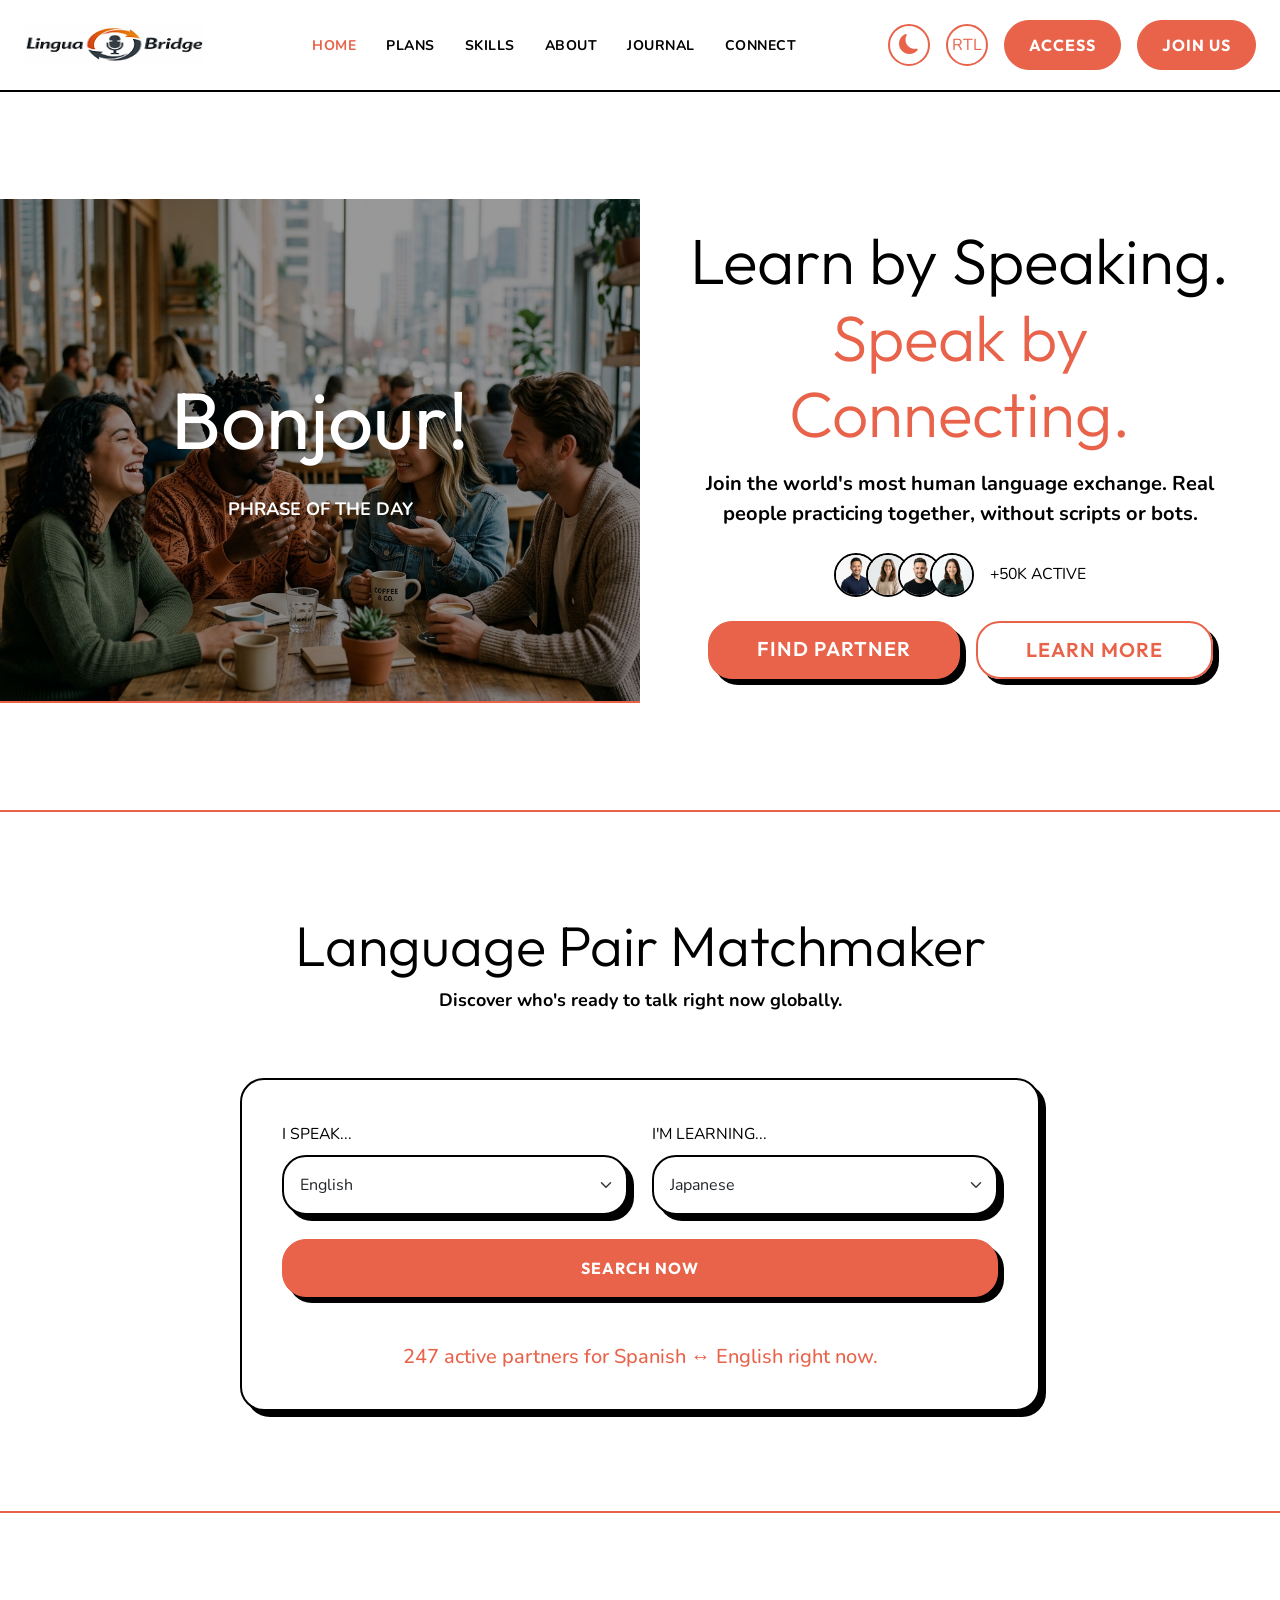
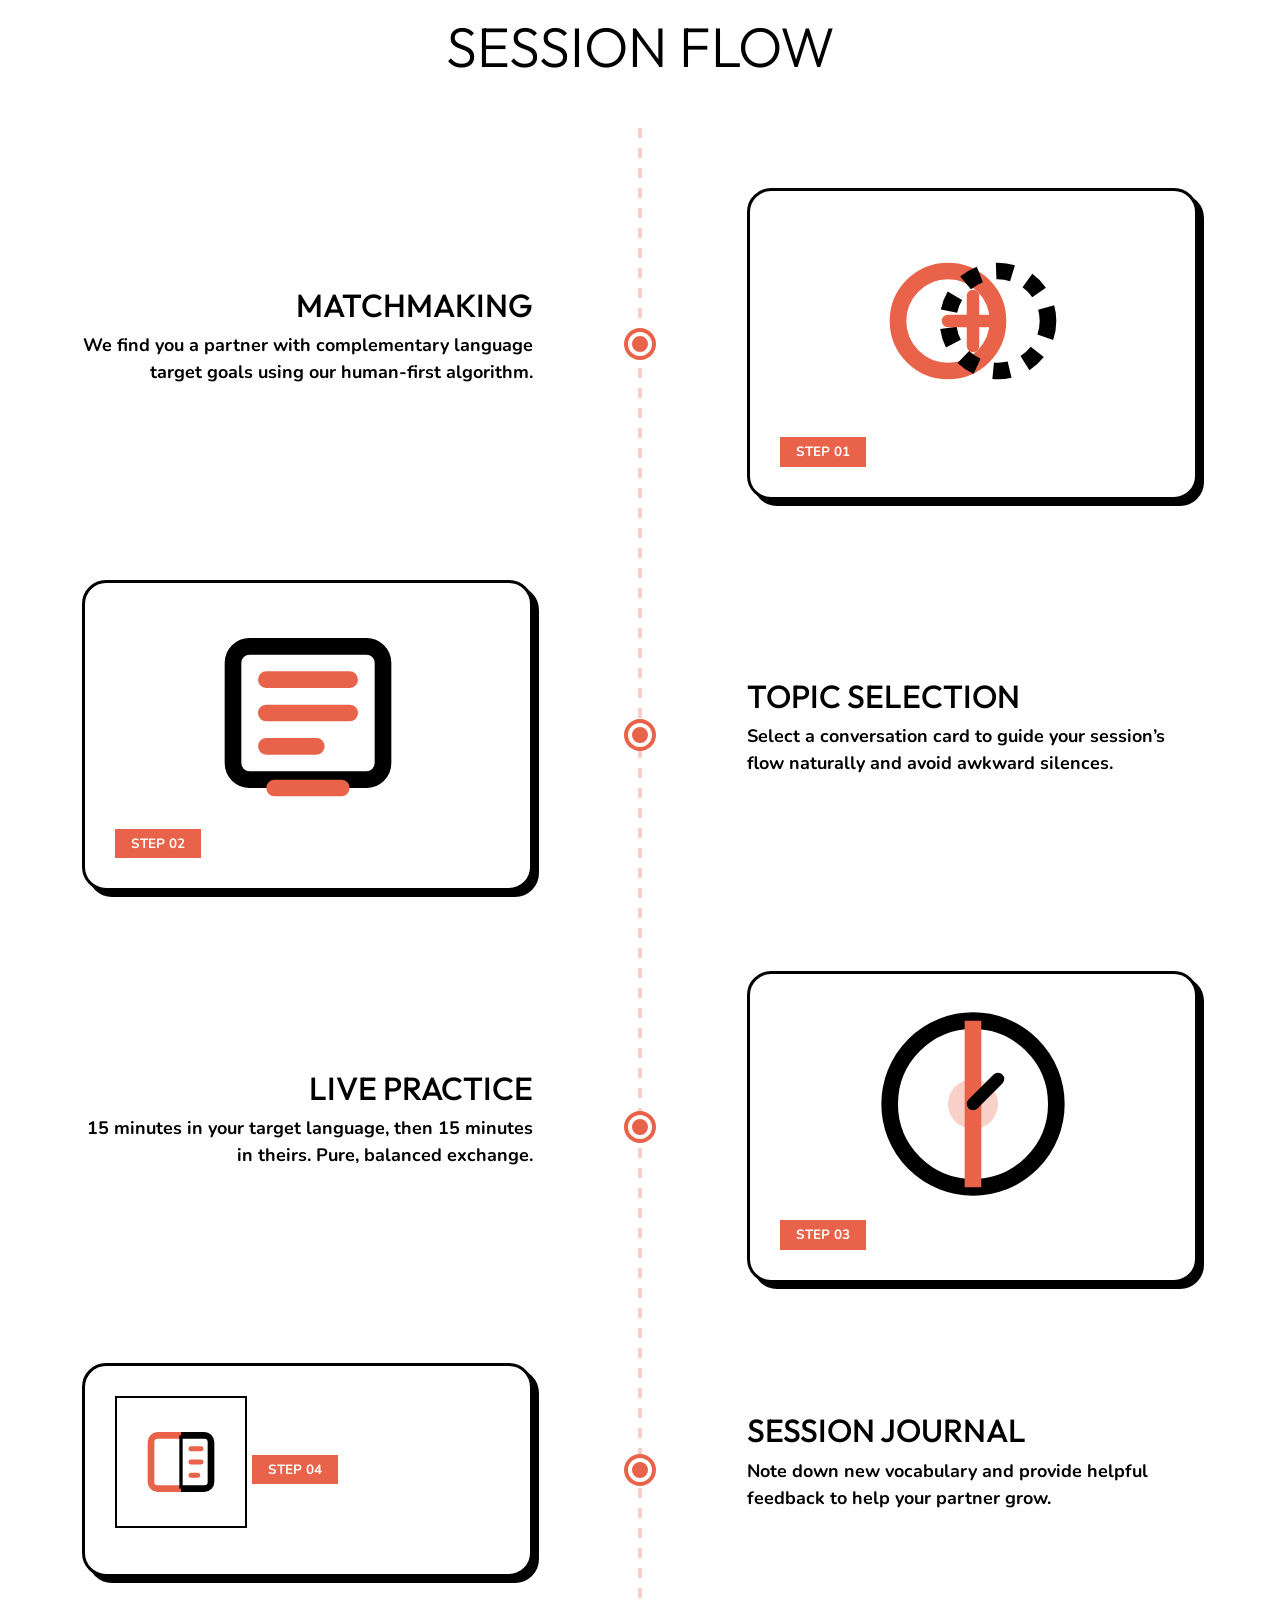
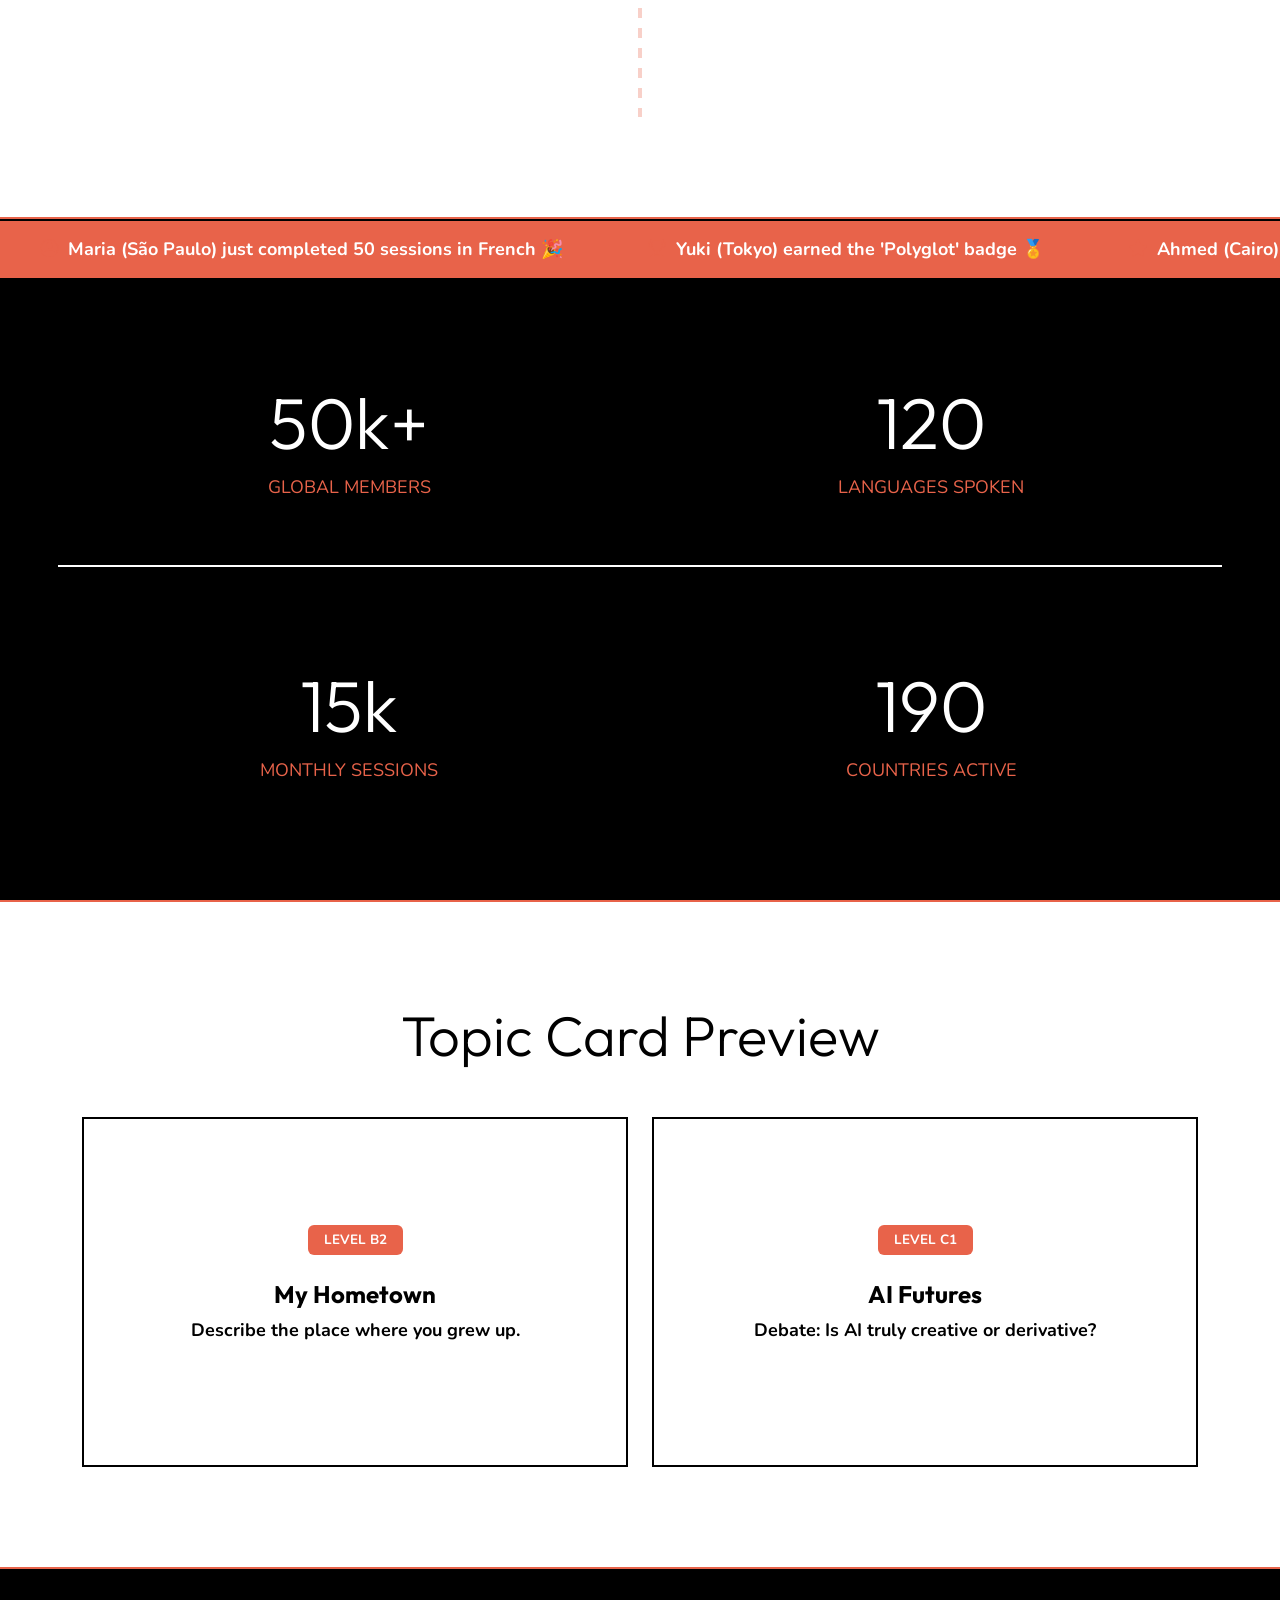
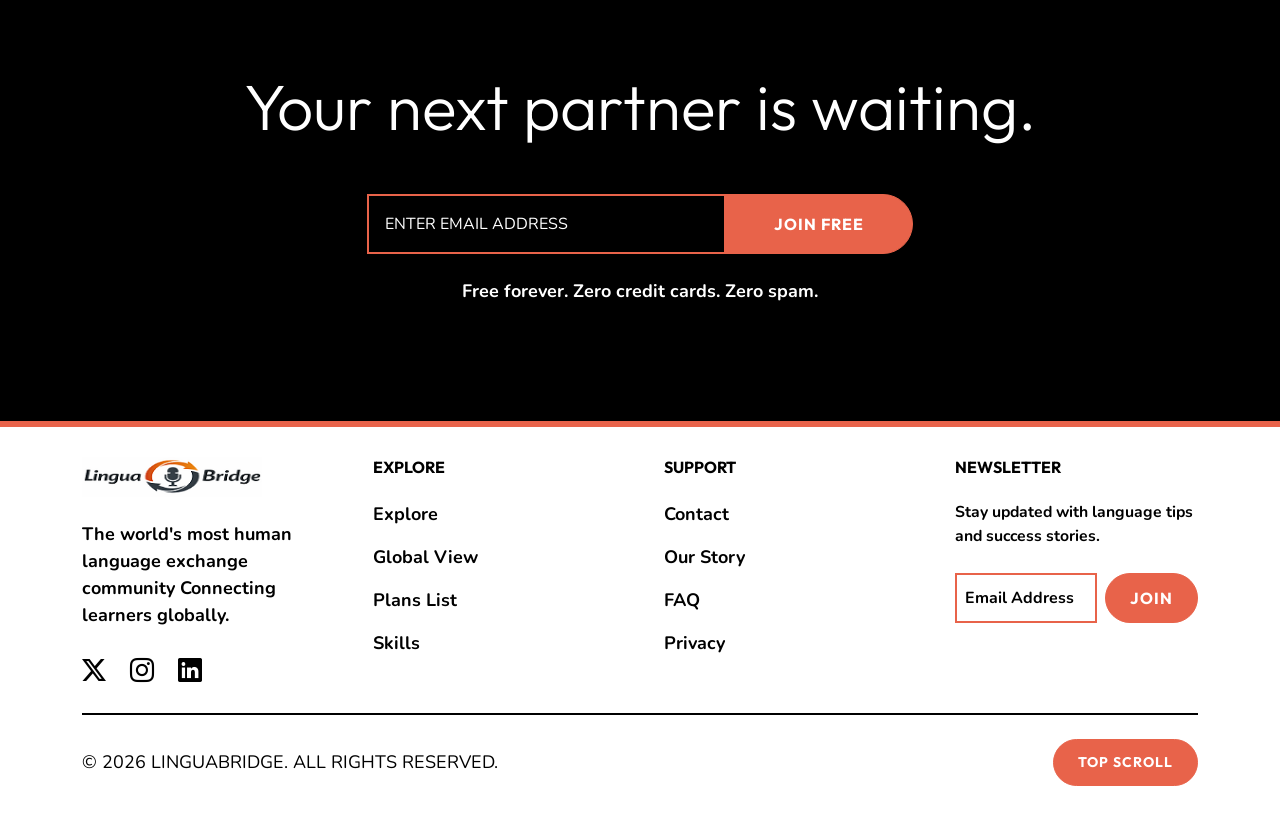
<file: index.html>
<!DOCTYPE html>
<html lang="en" data-theme="light" dir="ltr">

<head>
    <!-- Core Meta -->
    <meta charset="UTF-8">
    <meta name="viewport" content="width=device-width, initial-scale=1.0">
    <title>Explore | LinguaBridge - Speak Globally</title>
    <meta name="description"
        content="Join LinguaBridge, the global community for language exchange. Learn by speaking with native partners worldwide.">

    <!-- Favicon -->
    <link rel="icon" type="image/png" href="assets/images/favicon.png">

    <!-- Fonts -->
    <link rel="preconnect" href="https://fonts.googleapis.com">
    <link rel="preconnect" href="https://fonts.gstatic.com" crossorigin>
    <link href="https://fonts.googleapis.com/css2?family=Nunito:wght@400;700&family=Outfit:wght@700;800&display=swap"
        rel="stylesheet">

    <!-- Bootstrap & Icons -->
    <link href="https://cdn.jsdelivr.net/npm/bootstrap@5.3.0/dist/css/bootstrap.min.css" rel="stylesheet">
    <link rel="stylesheet" href="https://cdn.jsdelivr.net/npm/bootstrap-icons@1.11.1/font/bootstrap-icons.css">

    <!-- Custom CSS -->
    <link rel="stylesheet" href="assets/css/style.css">
    <link rel="stylesheet" href="assets/css/dark-mode.css">
    <link rel="stylesheet" href="assets/css/rtl.css">

    <!-- JSON-LD Structured Data -->
    <script type="application/ld+json">
    {
      "@context": "https://schema.org",
      "@type": "EducationalOrganization",
      "name": "LinguaBridge",
      "url": "https://linguabridge.org",
      "logo": "https://linguabridge.org/assets/images/Logo2.png",
      "description": "Global language exchange community connecting learners for tandem practice."
    }
    </script>

    <style>
        /* Interactive Elements for Explore Page */
        .hero-split {
            min-height: 80vh;
            display: flex;
            align-items: center;
        }

        #phrase-day {
            font-family: var(--font-heading);
            font-size: 5rem;
            color: var(--primary-color);
            transition: opacity 0.3s ease;
        }

        .matchmaker-box {
            background: var(--section-bg);
            padding: 40px;
            border-radius: 0;
            border: 2px solid var(--section-border);
            color: var(--section-text);
        }

        .filmstrip-container {
            display: flex;
            overflow-x: auto;
            gap: 20px;
            padding: 20px 0;
            scrollbar-width: none;
        }

        .frame-card {
            min-width: 300px;
            background: var(--section-bg);
            padding: 40px;
            border-radius: 0;
            border: 2px solid var(--section-border);
            text-align: center;
            color: var(--section-text);
        }

        .ticker-wrap {
            overflow: hidden;
            background: var(--primary-color);
            color: #FFF;
            padding: 15px 0;
            white-space: nowrap;
            border-top: 2px solid #000;
            border-bottom: 2px solid #000;
        }

        .ticker-content {
            display: inline-block;
            animation: ticker 40s linear infinite;
            font-weight: 700;
        }

        @keyframes ticker {
            0% {
                transform: translateX(100%);
            }

            100% {
                transform: translateX(-100%);
            }
        }

        .topic-card {
            perspective: 1000px;
            height: 350px;
            cursor: pointer;
        }

        .topic-card-inner {
            position: relative;
            width: 100%;
            height: 100%;
            transition: transform 0.6s;
            transform-style: preserve-3d;
        }

        .topic-card.flipped .topic-card-inner {
            transform: rotateY(180deg);
        }

        .topic-front,
        .topic-back {
            position: absolute;
            width: 100%;
            height: 100%;
            backface-visibility: hidden;
            border-radius: 0;
            display: flex;
            flex-direction: column;
            justify-content: center;
            align-items: center;
            padding: 30px;
            text-align: center;
            border: 2px solid var(--section-border);
        }

        .topic-front {
            background: var(--section-bg);
        }

        .topic-back {
            background: var(--primary-color);
            color: #FFF;
            transform: rotateY(180deg);
        }
    </style>
</head>

<body>

    <!-- Header (Identical on all pages) -->
    <header class="navbar navbar-expand-custom sticky-top">
        <div class="container-fluid px-4">
            <a class="navbar-brand d-flex align-items-center" href="index.html">
                <img src="assets/images/Logo2.png" alt="LinguaBridge" width="180" height="40">
            </a>

            <!-- Right-aligned Toggler for Mobile -->
            <button class="navbar-toggler p-2" type="button" data-bs-toggle="offcanvas"
                data-bs-target="#offcanvasNavbar" aria-controls="offcanvasNavbar" aria-label="Toggle navigation">
                <i class="bi bi-list fs-3"></i>
            </button>

            <!-- Desktop Navigation (Hidden < 1100px) -->
            <div class="collapse navbar-collapse" id="navbarNav">
                <ul class="navbar-nav mx-auto">
                    <li class="nav-item dropdown">
                        <a class="nav-link dropdown-toggle active" href="#" id="homeDropdown" role="button"
                            data-bs-toggle="dropdown" aria-expanded="false">
                            Home
                        </a>
                        <ul class="dropdown-menu" aria-labelledby="homeDropdown">
                            <li><a class="dropdown-item active" href="index.html">Explorer</a></li>
                            <li><a class="dropdown-item" href="home-2.html">Global</a></li>
                        </ul>
                    </li>
                    <li class="nav-item"><a class="nav-link" href="pricing.html">Plans</a></li>
                    <li class="nav-item"><a class="nav-link" href="services.html">Skills</a></li>
                    <li class="nav-item"><a class="nav-link" href="about.html">About</a></li>
                    <li class="nav-item"><a class="nav-link" href="blog.html">Journal</a></li>
                    <li class="nav-item"><a class="nav-link" href="contact.html">Connect</a></li>
                </ul>
                <div class="d-flex align-items-center gap-3 desktop-nav-buttons">
                    <button class="btn nav-btn-icon theme-toggle-btn"><i
                            class="bi bi-moon-fill theme-toggle-icon fs-5"></i></button>
                    <button class="btn nav-btn-icon rtl-toggle-btn fw-800">RTL</button>
                    <a href="dashboard.html" class="btn btn-primary fw-bold">Access</a>
                    <a href="register.html" class="btn btn-primary fw-bold">Join Us</a>
                </div>
            </div>

            <!-- Offcanvas Menu (Visible < 1100px) -->
            <div class="offcanvas offcanvas-end" tabindex="-1" id="offcanvasNavbar"
                aria-labelledby="offcanvasNavbarLabel">
                <div class="offcanvas-header border-bottom border-2 border-primary">
                    <button type="button" class="btn-close text-reset ms-auto" data-bs-dismiss="offcanvas"
                        aria-label="Close"></button>
                </div>
                <div class="offcanvas-body d-flex flex-column">
                    <nav class="navbar-nav gap-2">
                        <div class="nav-item-group">
                            <span class="nav-link disabled fw-800 text-primary small mb-1"
                                style="opacity: 1;">HOME</span>
                            <div class="mobile-submenu d-flex flex-column gap-2">
                                <a class="nav-link active" href="index.html">EXPLORE</a>
                                <a class="nav-link" href="home-2.html">GLOBAL</a>
                            </div>
                        </div>
                        <a class="nav-link" href="pricing.html">PLANS</a>
                        <a class="nav-link" href="services.html">SKILLS</a>
                        <a class="nav-link" href="about.html">ABOUT</a>
                        <a class="nav-link" href="blog.html">JOURNAL</a>
                        <a class="nav-link" href="contact.html">CONNECT</a>
                    </nav>

                    <div class="mt-auto pt-5">
                        <div class="d-flex gap-2 mb-4">
                            <button class="btn btn-outline border-2 w-100 p-3 theme-toggle-btn"><i
                                    class="bi bi-moon-fill theme-toggle-icon"></i></button>
                            <button class="btn btn-outline border-2 w-100 p-3 rtl-toggle-btn fw-800">RTL</button>
                        </div>
                        <a href="dashboard.html" class="btn btn-primary w-100 py-3 fw-800 mb-3">ACCESS PORTAL</a>
                        <a href="register.html" class="btn btn-outline border-3 border-primary w-100 py-3 fw-800">JOIN
                            US</a>
                    </div>
                </div>
            </div>
        </div>
    </header>

    <main>
        <!-- Section 1: Conversation Starter (Split Viewport) -->
        <section class="hero-split container-fluid px-0 border-bottom border-2 border-primary">
            <div class="row g-0 w-100">
                <div class="col-lg-6 d-flex justify-content-center align-items-center py-4 border-bottom border-lg-bottom-0 border-lg-end border-2 border-primary position-relative"
                    style="background: linear-gradient(rgba(0,0,0,0.4), rgba(0,0,0,0.4)), url('assets/images/hero-global.jpg') center/cover no-repeat; min-height: 50vh;">
                    <div class="text-center">
                        <div id="phrase-day" class="text-white shadow-sm">Bonjour!</div>
                        <p class="mt-3 text-white fw-bold text-uppercase tracking-widest">Phrase of the day</p>
                    </div>
                </div>
                <div
                    class="col-lg-6 d-flex flex-column justify-content-center align-items-center text-center px-lg-5 p-4 py-4">
                    <h1 class="display-3 mb-3 fw-800">Learn by Speaking.<br><span class="text-primary">Speak by
                            Connecting.</span></h1>
                    <p class="lead mb-4 text-black fw-bold">Join the world's most human language exchange. Real people
                        practicing together, without scripts or bots.</p>
                    <div class="d-flex flex-column flex-sm-row gap-4 align-items-center justify-content-center mb-4">
                        <div class="avatar-stack">
                            <img src="assets/images/team-alex.png" alt="User">
                            <img src="assets/images/team-sara.png" alt="User">
                            <img src="assets/images/team-james.png" alt="User">
                            <img src="assets/images/team-yuki.png" alt="User">
                            <div class="ms-3 fw-800 small text-uppercase">+50k Active</div>
                        </div>
                    </div>
                    <div class="d-flex flex-column flex-sm-row gap-3 justify-content-center">
                        <a href="register.html" class="btn btn-primary btn-lg px-5 neo-shadow">Find Partner</a>
                        <a href="services.html" class="btn btn-outline btn-lg px-5 border-2 neo-shadow">Learn More</a>
                    </div>
                </div>
            </div>
        </section>

        <!-- Section 2: Matchmaker (2-Column Selection) -->
        <section class="section-padding border-bottom border-2 border-primary">
            <div class="container">
                <div class="row justify-content-center text-center mb-5">
                    <div class="col-lg-8">
                        <h2 class="display-4 fw-800">Language Pair Matchmaker</h2>
                        <p class="text-black fw-bold">Discover who's ready to talk right now globally.</p>
                    </div>
                </div>
                <!-- Strict 2-Column Grid -->
                <div class="matchmaker-box mx-auto neo-shadow" style="max-width: 800px;">
                    <div class="row g-4 align-items-end">
                        <div class="col-md-6">
                            <label class="form-label fw-800 text-uppercase small">I speak...</label>
                            <select class="form-select border-2 border-black rounded-0 p-3 neo-shadow" id="i-speak">
                                <option value="English">English</option>
                                <option value="Spanish">Spanish</option>
                                <option value="French">French</option>
                            </select>
                        </div>
                        <div class="col-md-6">
                            <label class="form-label fw-800 text-uppercase small">I'm learning...</label>
                            <select class="form-select border-2 border-black rounded-0 p-3 neo-shadow" id="i-learn">
                                <option value="Japanese">Japanese</option>
                                <option value="German">German</option>
                                <option value="Italian">Italian</option>
                            </select>
                        </div>
                        <div class="col-12 mt-4">
                            <button class="btn btn-primary w-100 py-3 fw-bold neo-shadow" id="match-btn">Search Now</button>
                        </div>
                    </div>
                    <div class="mt-5 text-center">
                        <p id="match-counter" class="fw-800 text-primary h5 mb-0">247 active partners for Spanish ↔
                            English right now.</p>
                    </div>
                </div>
            </div>
        </section>

        <!-- Section 3: Filmstrip (Horizontal Scroll) -->
        <section class="section-padding border-bottom border-2 border-primary">
            <div class="container">
                <h2 class="text-center display-4 fw-800 mb-5 text-uppercase">Session Flow</h2>
                <div class="journey-container">
                    <div class="journey-path"></div>
                    
                    <!-- Step 1 -->
                    <div class="row journey-step align-items-center">
                        <div class="col-lg-5 text-lg-end">
                            <h3 class="fw-800 text-uppercase h2">Matchmaking</h3>
                            <p class="fw-bold">We find you a partner with complementary language target goals using our human-first algorithm.</p>
                        </div>
                        <div class="col-lg-2 d-none d-lg-block">
                            <div class="journey-dot"></div>
                        </div>
                        <div class="col-lg-5">
                            <div class="journey-card neo-shadow">
                                <img src="assets/images/methods-1.svg" alt="Matchmaking" class="img-fluid mb-3" style="height: 200px; width: auto; display: block; margin: 0 auto;">
                                <span class="badge bg-primary rounded-0 p-2 px-3 fw-bold">STEP 01</span>
                            </div>
                        </div>
                    </div>

                    <!-- Step 2 -->
                    <div class="row journey-step align-items-center flex-lg-row-reverse">
                        <div class="col-lg-5 text-lg-start">
                            <h3 class="fw-800 text-uppercase h2">Topic Selection</h3>
                            <p class="fw-bold">Select a conversation card to guide your session’s flow naturally and avoid awkward silences.</p>
                        </div>
                        <div class="col-lg-2 d-none d-lg-block">
                            <div class="journey-dot"></div>
                        </div>
                        <div class="col-lg-5">
                            <div class="journey-card neo-shadow">
                                <img src="assets/images/methods-2.svg" alt="Topics" class="img-fluid mb-3" style="height: 200px; width: auto; display: block; margin: 0 auto;">
                                <span class="badge bg-primary rounded-0 p-2 px-3 fw-bold">STEP 02</span>
                            </div>
                        </div>
                    </div>

                    <!-- Step 3 -->
                    <div class="row journey-step align-items-center">
                        <div class="col-lg-5 text-lg-end">
                            <h3 class="fw-800 text-uppercase h2">Live Practice</h3>
                            <p class="fw-bold">15 minutes in your target language, then 15 minutes in theirs. Pure, balanced exchange.</p>
                        </div>
                        <div class="col-lg-2 d-none d-lg-block">
                            <div class="journey-dot"></div>
                        </div>
                        <div class="col-lg-5">
                            <div class="journey-card neo-shadow">
                                <img src="assets/images/methods-3.svg" alt="Practice" class="img-fluid mb-3" style="height: 200px; width: auto; display: block; margin: 0 auto;">
                                <span class="badge bg-primary rounded-0 p-2 px-3 fw-bold">STEP 03</span>
                            </div>
                        </div>
                    </div>

                    <!-- Step 4 -->
                    <div class="row journey-step align-items-center flex-lg-row-reverse">
                        <div class="col-lg-5 text-lg-start">
                            <h3 class="fw-800 text-uppercase h2">Session Journal</h3>
                            <p class="fw-bold">Note down new vocabulary and provide helpful feedback to help your partner grow.</p>
                        </div>
                        <div class="col-lg-2 d-none d-lg-block">
                            <div class="journey-dot"></div>
                        </div>
                        <div class="col-lg-5">
                            <div class="journey-card neo-shadow">
                                <img src="assets/images/methods-4.svg" alt="Journal" class="img-fluid border border-2 border-black p-4 mb-3" style="background: #FFF">
                                <span class="badge bg-primary rounded-0 p-2 px-3 fw-bold">STEP 04</span>
                            </div>
                        </div>
                    </div>
                </div>
            </div>
        </section>

        <!-- Section 4: Pulse Board (2x2 Grid) -->
        <section class="section-inverted border-bottom border-2 border-primary">
            <div class="ticker-wrap">
                <div class="ticker-content">
                    <div class="ticker-item"><i class="bi bi-person-circle text-primary"></i> Maria (São Paulo) just completed 50 sessions in French 🎉</div>
                    <div class="ticker-item"><i class="bi bi-trophy text-primary"></i> Yuki (Tokyo) earned the 'Polyglot' badge 🏅</div>
                    <div class="ticker-item"><i class="bi bi-star-fill text-primary"></i> Ahmed (Cairo) completed an A2 Arabic milestone 🚀</div>
                    <div class="ticker-item"><i class="bi bi-globe2 text-primary"></i> Elena (Madrid) joined 10 culture circles this week ✨</div>
                    <div class="ticker-item"><i class="bi bi-lightning-fill text-primary"></i> 1,240 sessions starting in the next 10 minutes!</div>
                </div>
            </div>
            <div class="container section-padding">
                <!-- Refactored to 2x2 grid to satisfy "Even Grid" / "No 3-column" rule -->
                <div class="row g-5 text-center">
                    <div class="col-md-6 border-bottom border-2 border-white pb-5 mb-md-0">
                        <h2 class="display-2 fw-800">50k+</h2>
                        <p class="text-uppercase fw-800 tracking-widest text-primary">Global Members</p>
                    </div>
                    <div class="col-md-6 border-bottom border-2 border-white pb-5 mb-md-0">
                        <h2 class="display-2 fw-800">120</h2>
                        <p class="text-uppercase fw-800 tracking-widest text-primary">Languages Spoken</p>
                    </div>
                    <div class="col-md-6 pt-md-5">
                        <h2 class="display-2 fw-800">15k</h2>
                        <p class="text-uppercase fw-800 tracking-widest text-primary">Monthly Sessions</p>
                    </div>
                    <div class="col-md-6 pt-md-5">
                        <h2 class="display-2 fw-800">190</h2>
                        <p class="text-uppercase fw-800 tracking-widest text-primary">Countries Active</p>
                    </div>
                </div>
            </div>
        </section>

        <!-- Section 5: Topic Cards Carousel (2-column layout inside) -->
        <section class="section-padding border-bottom border-2 border-primary">
            <div class="container">
                <h2 class="text-center display-4 fw-800 mb-5">Topic Card Preview</h2>
                <div id="topicCarousel" class="carousel slide" data-bs-ride="carousel">
                    <div class="carousel-inner">
                        <div class="carousel-item active">
                            <div class="row g-4">
                                <div class="col-md-6">
                                    <div class="topic-card">
                                        <div class="topic-card-inner">
                                            <div class="topic-front">
                                                <span class="badge bg-primary mb-4 p-2 px-3">LEVEL B2</span>
                                                <h4 class="fw-800">My Hometown</h4>
                                                <p class="text-black fw-bold">Describe the place where you grew up.</p>
                                            </div>
                                            <div class="topic-back">
                                                <p class="h5 fw-bold px-4">"What is a hidden gem in your city that
                                                    tourists never see?"</p>
                                            </div>
                                        </div>
                                    </div>
                                </div>
                                <div class="col-md-6">
                                    <div class="topic-card">
                                        <div class="topic-card-inner">
                                            <div class="topic-front">
                                                <span class="badge bg-primary mb-4 p-2 px-3">LEVEL C1</span>
                                                <h4 class="fw-800">AI Futures</h4>
                                                <p class="text-black fw-bold">Debate: Is AI truly creative or
                                                    derivative?</p>
                                            </div>
                                            <div class="topic-back">
                                                <p class="h5 fw-bold px-4">"Will computer-generated art ever replace
                                                    human artists?"</p>
                                            </div>
                                        </div>
                                    </div>
                                </div>
                            </div>
                        </div>
                        <div class="carousel-item">
                            <div class="row g-4">
                                <div class="col-md-6">
                                    <div class="topic-card">
                                        <div class="topic-card-inner">
                                            <div class="topic-front">
                                                <span class="badge bg-primary mb-4 p-2 px-3">LEVEL A1</span>
                                                <h4 class="fw-800">The Kitchen</h4>
                                                <p class="text-black fw-bold">Order food like a local in any town.</p>
                                            </div>
                                            <div class="topic-back">
                                                <p class="h5 fw-bold px-4">"Roleplay: Ask for the daily specials and the
                                                    final bill."</p>
                                            </div>
                                        </div>
                                    </div>
                                </div>
                                <div class="col-md-6">
                                    <div class="topic-card">
                                        <div class="topic-card-inner">
                                            <div class="topic-front">
                                                <span class="badge bg-primary mb-4 p-2 px-3">LEVEL B1</span>
                                                <h4 class="fw-800">Worst Travel</h4>
                                                <p class="text-black fw-bold">Share your biggest culture shock story.
                                                </p>
                                            </div>
                                            <div class="topic-back">
                                                <p class="h5 fw-bold px-4">"What was the most unexpected hurdle you
                                                    faced traveling?"</p>
                                            </div>
                                        </div>
                                    </div>
                                </div>
                            </div>
                        </div>
                    </div>
                </div>
            </div>
        </section>

        <!-- Section 6: Join CTA (Zero-Grey) -->
        <section class="section-inverted section-padding text-center border-bottom border-2 border-primary">
            <div class="container">
                <h2 class="display-3 mb-5 fw-800">Your next partner is waiting.</h2>
                <div class="row justify-content-center">
                    <div class="col-lg-6">
                        <div class="input-group mb-4">
                            <input type="email"
                                class="form-control border-2 border-primary rounded-0 p-3 bg-transparent text-inherit"
                                placeholder="ENTER EMAIL ADDRESS">
                            <button class="btn btn-primary px-5 fw-bold" type="button">JOIN FREE</button>
                        </div>
                        <p class="text-inherit fw-bold">Free forever. Zero credit cards. Zero spam.</p>
                    </div>
                </div>
            </div>
        </section>
    </main>

    <!-- Footer -->
    <footer class="footer border-top border-4 border-primary footer-padding">
        <div class="container">
            <div class="row g-5">
                <div class="col-md-6 col-lg-3">
                    <a class="d-flex align-items-center mb-4" href="index.html">
                        <img src="assets/images/Logo2.png" alt="LinguaBridge" width="180" height="40">
                    </a>
                    <p class="text-black fw-bold mb-4">The world's most human language exchange community Connecting
                        learners globally.</p>
                    <div class="d-flex gap-4">
                        <a href="#"><i class="bi bi-twitter-x fs-4 text-black"></i></a>
                        <a href="#"><i class="bi bi-instagram fs-4 text-black"></i></a>
                        <a href="#"><i class="bi bi-linkedin fs-4 text-black"></i></a>
                    </div>
                </div>
                <div class="col-md-6 col-lg-3">
                    <h6 class="fw-800 text-uppercase tracking-widest mb-4">Explore</h6>
                    <ul class="list-unstyled d-grid gap-3">
                        <li><a href="index.html" class="fw-bold text-inherit">Explore</a></li>
                        <li><a href="home-2.html" class="fw-bold text-inherit">Global View</a></li>
                        <li><a href="pricing.html" class="fw-bold text-inherit">Plans List</a></li>
                        <li><a href="services.html" class="fw-bold text-inherit">Skills</a></li>
                    </ul>
                </div>
                <div class="col-md-6 col-lg-3">
                    <h6 class="fw-800 text-uppercase tracking-widest mb-4">Support</h6>
                    <ul class="list-unstyled d-grid gap-3">
                        <li><a href="contact.html" class="fw-bold text-inherit">Contact</a></li>
                        <li><a href="about.html" class="fw-bold text-inherit">Our Story</a></li>
                        <li><a href="#" class="fw-bold text-inherit">FAQ</a></li>
                        <li><a href="#" class="fw-bold text-inherit">Privacy</a></li>
                    </ul>
                </div>
                <div class="col-md-6 col-lg-3">
                    <h6 class="fw-800 text-uppercase tracking-widest mb-4">Newsletter</h6>
                    <p class="fw-bold small mb-4">Stay updated with language tips and success stories.</p>
                    <form class="d-flex gap-2">
                        <input type="email"
                            class="form-control border-2 border-primary rounded-0 p-2 bg-transparent text-inherit fw-bold"
                            placeholder="Email Address">
                        <button class="btn btn-primary px-4 fw-bold">JOIN</button>
                    </form>
                </div>
            </div>
            <div
                class="border-top border-2 border-black mt-4 pt-4 d-flex flex-column flex-md-row justify-content-between align-items-center">
                <p class="fw-800 text-black mb-0">© 2026 LINGUABRIDGE. ALL RIGHTS RESERVED.</p>
                <a href="#" class="btn btn-primary btn-sm px-4 fw-bold mt-4 mt-md-0">TOP SCROLL</a>
            </div>
        </div>
    </footer>

    <!-- Scripts -->
    <script src="https://cdn.jsdelivr.net/npm/bootstrap@5.3.0/dist/js/bootstrap.bundle.min.js"></script>
    <script src="assets/js/main.js"></script>
</body>

</html>
</file>
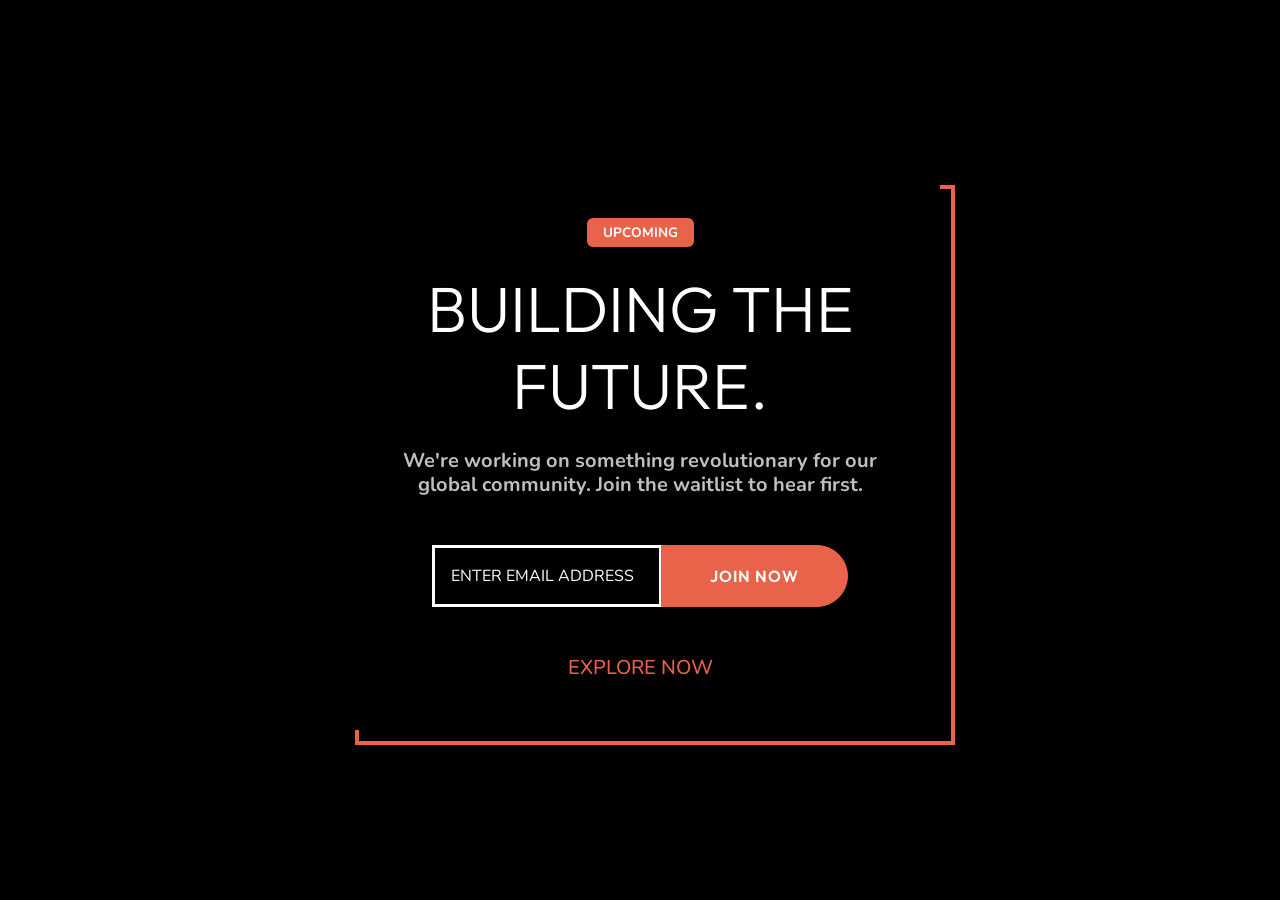
<file: coming-soon.html>
<!DOCTYPE html>
<html lang="en" data-theme="light" dir="ltr">

<head>
    <!-- Core Meta -->
    <meta charset="UTF-8">
    <meta name="viewport" content="width=device-width, initial-scale=1.0">
    <title>Future | LinguaBridge - Incoming Features</title>
    <link rel="icon" type="image/png" href="assets/images/favicon.png">
    <link rel="preconnect" href="https://fonts.googleapis.com">
    <link rel="preconnect" href="https://fonts.gstatic.com" crossorigin>
    <link href="https://fonts.googleapis.com/css2?family=Nunito:wght@400;700&family=Outfit:wght@700;800&display=swap"
        rel="stylesheet">
    <link href="https://cdn.jsdelivr.net/npm/bootstrap@5.3.0/dist/css/bootstrap.min.css" rel="stylesheet">
    <link rel="stylesheet" href="https://cdn.jsdelivr.net/npm/bootstrap-icons@1.11.1/font/bootstrap-icons.css">
    <link rel="stylesheet" href="assets/css/style.css">
    <link rel="stylesheet" href="assets/css/dark-mode.css">
</head>

<body class="bg-black text-white d-flex align-items-center justify-content-center vh-100 p-4">

    <div class="text-center p-5 border-4 border-white" style="max-width: 600px; position: relative; background:#000;">
        <div
            style="position: absolute; top: 15px; left: 15px; right: -15px; bottom: -15px; border: 4px solid var(--primary-color); z-index: -1;">
        </div>
        <span class="badge bg-primary mb-4 p-2 px-3 fw-800 text-uppercase tracking-widest">UPCOMING</span>
        <h1 class="display-3 fw-800 mb-4">BUILDING THE FUTURE.</h1>
        <p class="h5 fw-bold opacity-75 mb-5 mx-auto" style="max-width: 500px;">We're working on something revolutionary
            for our global community. Join the waitlist to hear first.</p>

        <div class="row justify-content-center">
            <div class="col-md-10">
                <div class="input-group mb-5">
                    <input type="email" class="form-control border-3 border-white rounded-0 p-3 bg-black text-white"
                        placeholder="ENTER EMAIL ADDRESS">
                    <button class="btn btn-primary px-5 fw-800">JOIN NOW</button>
                </div>
                <a href="index.html" class="text-primary h5 fw-800 text-decoration-none text-uppercase">EXPLORE NOW</a>
            </div>
        </div>
    </div>

</body>

</html>
</file>
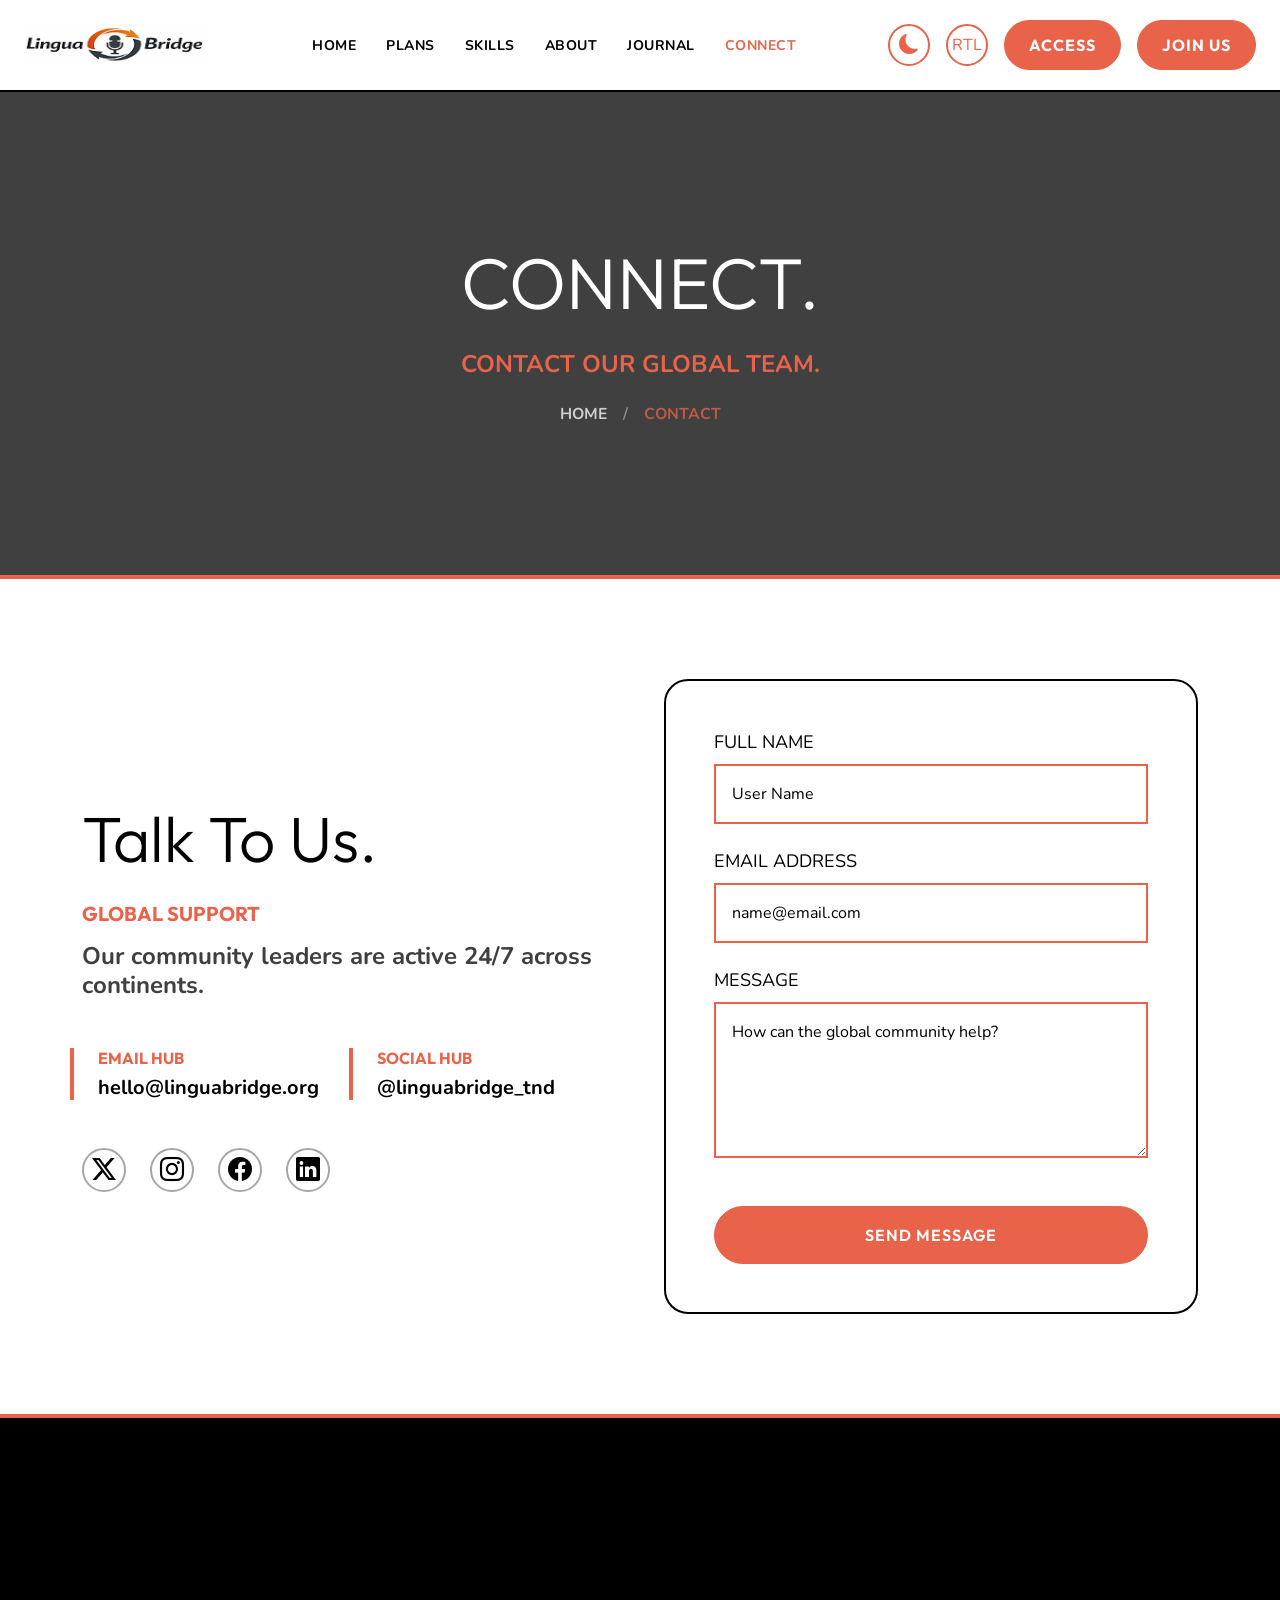
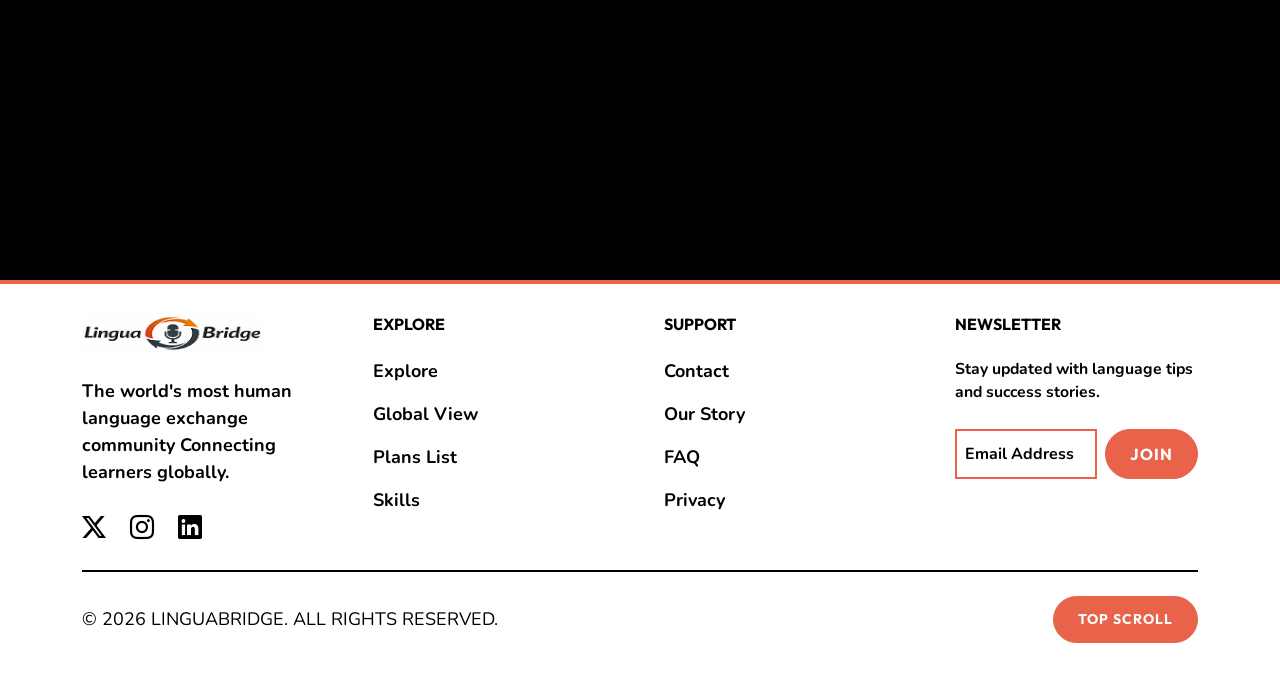
<file: contact.html>
<!DOCTYPE html>
<html lang="en" data-theme="light" dir="ltr">

<head>
    <!-- Core Meta -->
    <meta charset="UTF-8">
    <meta name="viewport" content="width=device-width, initial-scale=1.0">
    <title>Connect | LinguaBridge - Contact Us</title>

    <!-- Favicon -->
    <link rel="icon" type="image/png" href="assets/images/favicon.png">

    <!-- Fonts -->
    <link rel="preconnect" href="https://fonts.googleapis.com">
    <link rel="preconnect" href="https://fonts.gstatic.com" crossorigin>
    <link href="https://fonts.googleapis.com/css2?family=Nunito:wght@400;700&family=Outfit:wght@700;800&display=swap"
        rel="stylesheet">

    <!-- Bootstrap & Icons -->
    <link href="https://cdn.jsdelivr.net/npm/bootstrap@5.3.0/dist/css/bootstrap.min.css" rel="stylesheet">
    <link rel="stylesheet" href="https://cdn.jsdelivr.net/npm/bootstrap-icons@1.11.1/font/bootstrap-icons.css">

    <!-- Custom CSS -->
    <link rel="stylesheet" href="assets/css/style.css">
    <link rel="stylesheet" href="assets/css/dark-mode.css">
    <link rel="stylesheet" href="assets/css/rtl.css">
</head>

<body>

    <!-- Header (Identical on all pages) -->
    <header class="navbar navbar-expand-custom sticky-top">
        <div class="container-fluid px-4">
            <a class="navbar-brand d-flex align-items-center" href="index.html">
                <img src="assets/images/Logo2.png" alt="LinguaBridge" width="180" height="40">
            </a>

            <!-- Right-aligned Toggler for Mobile -->
            <button class="navbar-toggler p-2" type="button" data-bs-toggle="offcanvas"
                data-bs-target="#offcanvasNavbar" aria-controls="offcanvasNavbar" aria-label="Toggle navigation">
                <i class="bi bi-list fs-3"></i>
            </button>

            <!-- Desktop Navigation (Hidden < 1100px) -->
            <div class="collapse navbar-collapse" id="navbarNav">
                <ul class="navbar-nav mx-auto">
                    <li class="nav-item dropdown">
                        <a class="nav-link dropdown-toggle" href="#" id="homeDropdown" role="button"
                            data-bs-toggle="dropdown" aria-expanded="false">
                            Home
                        </a>
                        <ul class="dropdown-menu" aria-labelledby="homeDropdown">
                            <li><a class="dropdown-item" href="index.html">Explorer</a></li>
                            <li><a class="dropdown-item" href="home-2.html">Global</a></li>
                        </ul>
                    </li>
                    <li class="nav-item"><a class="nav-link" href="pricing.html">Plans</a></li>
                    <li class="nav-item"><a class="nav-link" href="services.html">Skills</a></li>
                    <li class="nav-item"><a class="nav-link" href="about.html">About</a></li>
                    <li class="nav-item"><a class="nav-link" href="blog.html">Journal</a></li>
                    <li class="nav-item"><a class="nav-link active" href="contact.html">Connect</a></li>
                </ul>
                <div class="d-flex align-items-center gap-3 desktop-nav-buttons">
                    <button class="btn nav-btn-icon theme-toggle-btn"><i
                            class="bi bi-moon-fill theme-toggle-icon fs-5"></i></button>
                    <button class="btn nav-btn-icon rtl-toggle-btn fw-800">RTL</button>
                    <a href="dashboard.html" class="btn btn-primary fw-bold">Access</a>
                    <a href="register.html" class="btn btn-primary fw-bold">Join Us</a>
                </div>
            </div>

            <!-- Offcanvas Menu (Visible < 1100px) -->
            <div class="offcanvas offcanvas-end" tabindex="-1" id="offcanvasNavbar"
                aria-labelledby="offcanvasNavbarLabel">
                <div class="offcanvas-header border-bottom border-2 border-primary">
                    <button type="button" class="btn-close text-reset ms-auto" data-bs-dismiss="offcanvas"
                        aria-label="Close"></button>
                </div>
                <div class="offcanvas-body d-flex flex-column">
                    <nav class="navbar-nav gap-2">
                        <div class="nav-item-group">
                            <span class="nav-link disabled fw-800 text-primary small mb-1"
                                style="opacity: 1;">HOME</span>
                            <div class="mobile-submenu d-flex flex-column gap-2">
                                <a class="nav-link" href="index.html">EXPLORE</a>
                                <a class="nav-link" href="home-2.html">GLOBAL</a>
                            </div>
                        </div>
                        <a class="nav-link" href="pricing.html">PLANS</a>
                        <a class="nav-link" href="services.html">SKILLS</a>
                        <a class="nav-link" href="about.html">ABOUT</a>
                        <a class="nav-link" href="blog.html">JOURNAL</a>
                        <a class="nav-link active" href="contact.html">CONNECT</a>
                    </nav>

                    <div class="mt-auto pt-5">
                        <div class="d-flex gap-2 mb-4">
                            <button class="btn btn-outline border-2 w-100 p-3 theme-toggle-btn"><i
                                    class="bi bi-moon-fill theme-toggle-icon"></i></button>
                            <button class="btn btn-outline border-2 w-100 p-3 rtl-toggle-btn fw-800">RTL</button>
                        </div>
                        <a href="dashboard.html" class="btn btn-primary w-100 py-3 fw-800 mb-3">ACCESS PORTAL</a>
                        <a href="register.html" class="btn btn-outline border-3 border-primary w-100 py-3 fw-800">JOIN
                            US</a>
                    </div>
                </div>
            </div>
        </div>
    </header>

    <main>
        <section class="section-padding section-inverted text-center border-bottom border-4 border-primary"
            style="background: linear-gradient(rgba(0,0,0,0.75), rgba(0,0,0,0.75)), url('https://images.unsplash.com/photo-1516321318423-f06f85e504b3?w=1600&h=600&fit=crop') center/cover no-repeat;">
            <div class="container py-5">
                <h1 class="display-2 fw-800 mb-4 text-white">CONNECT.</h1>
                <p class="h4 fw-bold text-primary text-uppercase tracking-widest mb-4">Contact our global team.</p>
                <div class="d-flex justify-content-center align-items-center gap-3 fw-bold small text-white opacity-75">
                    <a href="index.html" class="text-white">HOME</a>
                    <span class="opacity-50">/</span>
                    <span class="text-primary">CONTACT</span>
                </div>
            </div>
        </section>

        <section class="section-padding border-bottom border-4 border-primary">
            <div class="container">
                <div class="row g-5 align-items-center">
                    <!-- Strict 2-Column Split (2x1 pattern) -->
                    <div class="col-lg-6">
                        <h2 class="display-3 fw-800 mb-4">Talk To Us.</h2>
                        <div class="mb-5">
                            <h5 class="fw-800 text-uppercase tracking-widest text-primary mb-3">GLOBAL SUPPORT</h5>
                            <p class="h4 fw-bold opacity-75">Our community leaders are active 24/7 across continents.
                            </p>
                        </div>
                        <div class="row g-4">
                            <div class="col-md-6 border-start border-4 border-primary ps-4">
                                <h6 class="fw-800 text-primary tracking-widest mb-2">EMAIL HUB</h6>
                                <p class="h5 fw-bold mb-0">hello@linguabridge.org</p>
                            </div>
                            <div class="col-md-6 border-start border-4 border-primary ps-4">
                                <h6 class="fw-800 text-primary tracking-widest mb-2">SOCIAL HUB</h6>
                                <p class="h5 fw-bold mb-0">@linguabridge_tnd</p>
                            </div>
                        </div>
                        <div class="contact-social-icons d-flex flex-wrap gap-4 mt-5">
                            <a href="#" class="text-inherit" aria-label="Twitter">
                                <i class="bi bi-twitter-x fs-4"></i>
                            </a>
                            <a href="#" class="text-inherit" aria-label="Instagram">
                                <i class="bi bi-instagram fs-4"></i>
                            </a>
                            <a href="#" class="text-inherit" aria-label="Facebook">
                                <i class="bi bi-facebook fs-4"></i>
                            </a>
                            <a href="#" class="text-inherit" aria-label="LinkedIn">
                                <i class="bi bi-linkedin fs-4"></i>
                            </a>
                        </div>
                    </div>
                    <div class="col-lg-6">
                        <div class="card p-5 shadow-none">
                            <form class="needs-validation" novalidate id="contact-form">
                                <div class="mb-4">
                                    <label class="form-label fw-800">FULL NAME</label>
                                    <input type="text"
                                        class="form-control border-2 border-primary rounded-0 p-3 bg-transparent text-inherit"
                                        required placeholder="User Name">
                                </div>
                                <div class="mb-4">
                                    <label class="form-label fw-800">EMAIL ADDRESS</label>
                                    <input type="email"
                                        class="form-control border-2 border-primary rounded-0 p-3 bg-transparent text-inherit"
                                        required placeholder="name@email.com">
                                </div>
                                <div class="mb-5">
                                    <label class="form-label fw-800">MESSAGE</label>
                                    <textarea
                                        class="form-control border-2 border-primary rounded-0 p-3 bg-transparent text-inherit"
                                        rows="5" required placeholder="How can the global community help?"></textarea>
                                </div>
                                <button type="submit" class="btn btn-primary w-100 py-3 fw-800">SEND MESSAGE</button>
                            </form>
                        </div>
                    </div>
                </div>
            </div>
        </section>

        <!-- Section: Global Hub Map (Styled for Premium) -->
        <section class="border-top border-4 border-black" style="background-color: #000; padding: 0;">
            <div class="container-fluid p-0">
                <iframe
                    src="https://www.google.com/maps/embed?pb=!1m18!1m12!1m3!1d2482.905020791717!2d-0.13708!3d51.509865!2m3!1f0!2f0!3f0!3m2!1i1024!2i768!4f13.1!3m3!1m2!1s0x487604d49f161b31%3A0x633630f9d45e0541!2sPiccadilly%20Circus!5e0!3m2!1sen!2suk!4v1700000000000!5m2!1sen!2suk"
                    width="100%" height="450" style="border:0;" allowfullscreen="" loading="lazy"
                    referrerpolicy="no-referrer-when-downgrade"></iframe>
            </div>
        </section>
    </main>

    <footer class="footer border-top border-4 border-primary footer-padding">
        <div class="container">
            <div class="row g-5">
                <div class="col-md-6 col-lg-3">
                    <a class="d-flex align-items-center mb-4" href="index.html">
                        <img src="assets/images/Logo2.png" alt="LinguaBridge" width="180" height="40">
                    </a>
                    <p class="text-black fw-bold mb-4">The world's most human language exchange community Connecting
                        learners globally.</p>
                    <div class="d-flex gap-4">
                        <a href="#"><i class="bi bi-twitter-x fs-4 text-black"></i></a>
                        <a href="#"><i class="bi bi-instagram fs-4 text-black"></i></a>
                        <a href="#"><i class="bi bi-linkedin fs-4 text-black"></i></a>
                    </div>
                </div>
                <div class="col-md-6 col-lg-3">
                    <h6 class="fw-800 text-uppercase tracking-widest mb-4">Explore</h6>
                    <ul class="list-unstyled d-grid gap-3">
                        <li><a href="index.html" class="fw-bold text-inherit">Explore</a></li>
                        <li><a href="home-2.html" class="fw-bold text-inherit">Global View</a></li>
                        <li><a href="pricing.html" class="fw-bold text-inherit">Plans List</a></li>
                        <li><a href="services.html" class="fw-bold text-inherit">Skills</a></li>
                    </ul>
                </div>
                <div class="col-md-6 col-lg-3">
                    <h6 class="fw-800 text-uppercase tracking-widest mb-4">Support</h6>
                    <ul class="list-unstyled d-grid gap-3">
                        <li><a href="contact.html" class="fw-bold text-inherit">Contact</a></li>
                        <li><a href="about.html" class="fw-bold text-inherit">Our Story</a></li>
                        <li><a href="#" class="fw-bold text-inherit">FAQ</a></li>
                        <li><a href="#" class="fw-bold text-inherit">Privacy</a></li>
                    </ul>
                </div>
                <div class="col-md-6 col-lg-3">
                    <h6 class="fw-800 text-uppercase tracking-widest mb-4">Newsletter</h6>
                    <p class="fw-bold small mb-4">Stay updated with language tips and success stories.</p>
                    <form class="d-flex gap-2">
                        <input type="email"
                            class="form-control border-2 border-primary rounded-0 p-2 bg-transparent text-inherit fw-bold"
                            placeholder="Email Address">
                        <button class="btn btn-primary px-4 fw-bold">JOIN</button>
                    </form>
                </div>
            </div>
            <div
                class="border-top border-2 border-black mt-4 pt-4 d-flex flex-column flex-md-row justify-content-between align-items-center">
                <p class="fw-800 text-black mb-0">© 2026 LINGUABRIDGE. ALL RIGHTS RESERVED.</p>
                <a href="#" class="btn btn-primary btn-sm px-4 fw-bold mt-4 mt-md-0">TOP SCROLL</a>
            </div>
        </div>
    </footer>

    <script src="https://cdn.jsdelivr.net/npm/bootstrap@5.3.0/dist/js/bootstrap.bundle.min.js"></script>
    <script src="assets/js/main.js"></script>
</body>

</html>
</file>
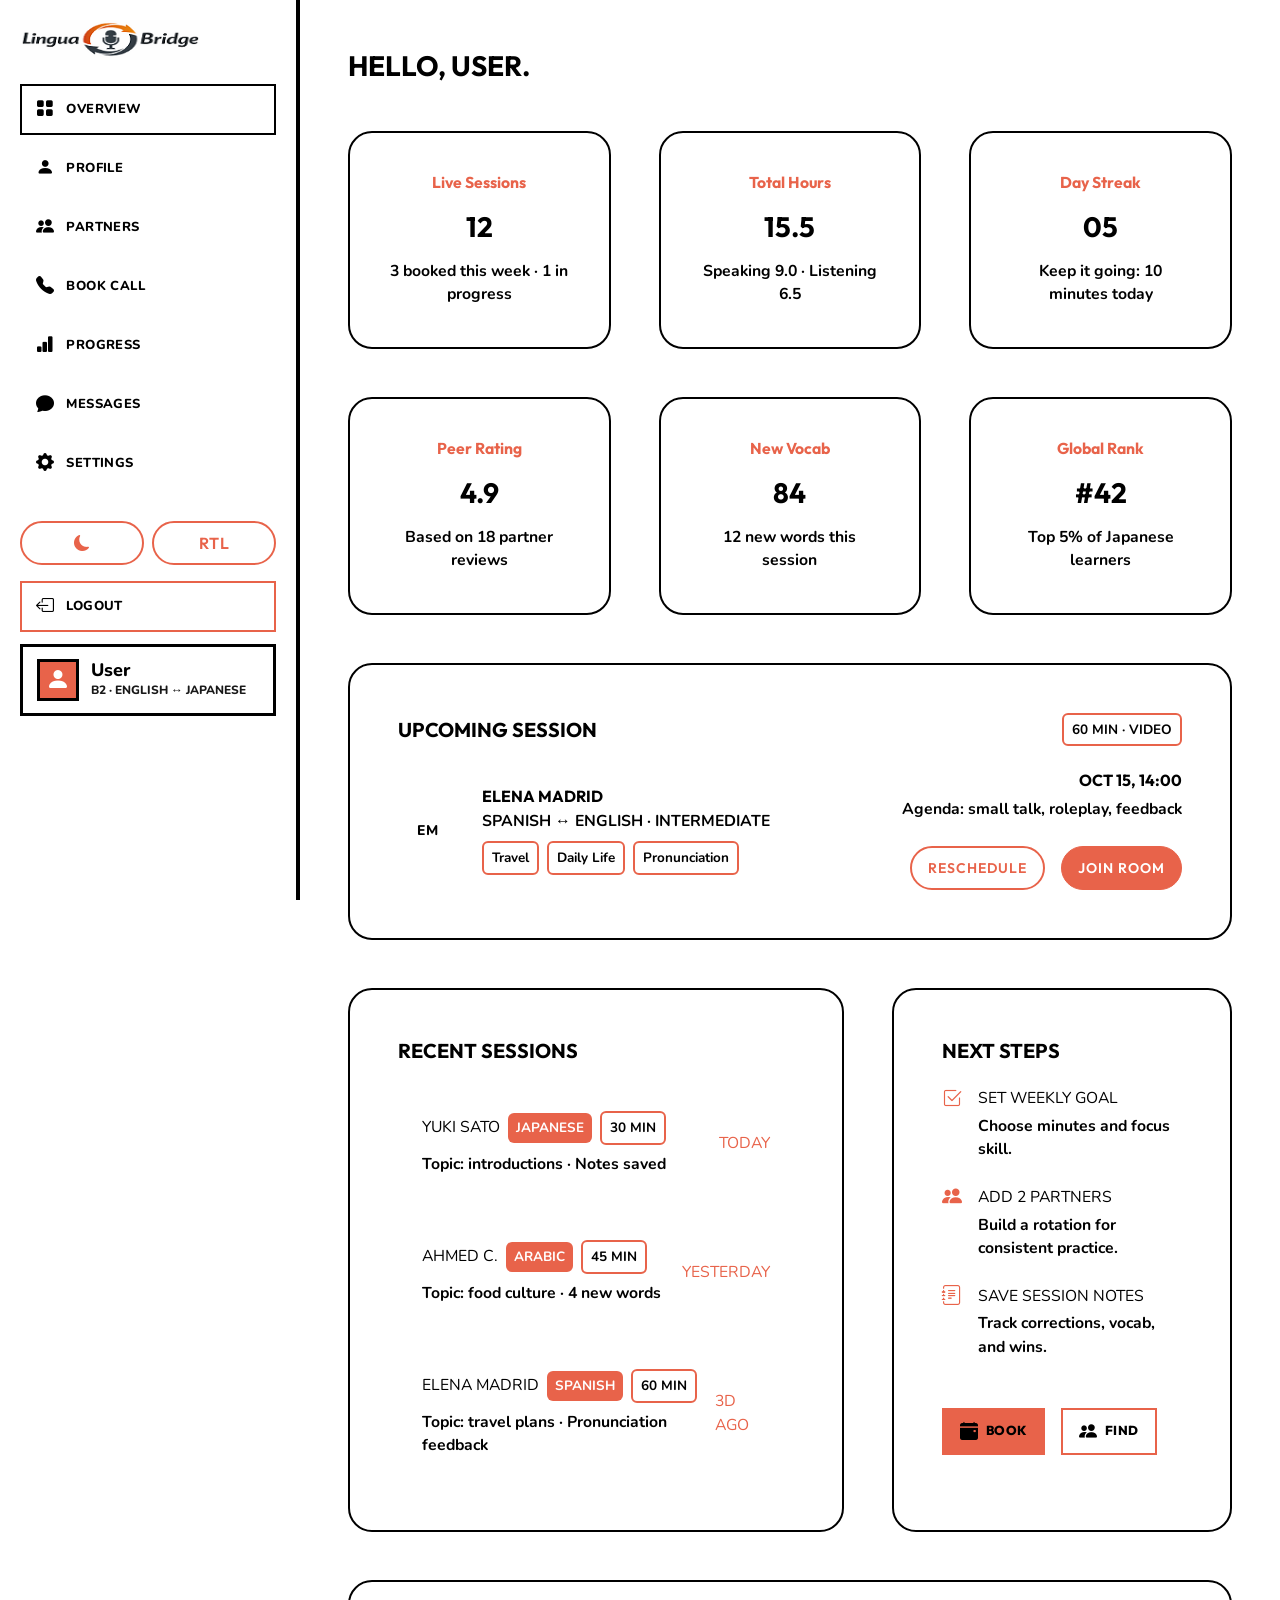
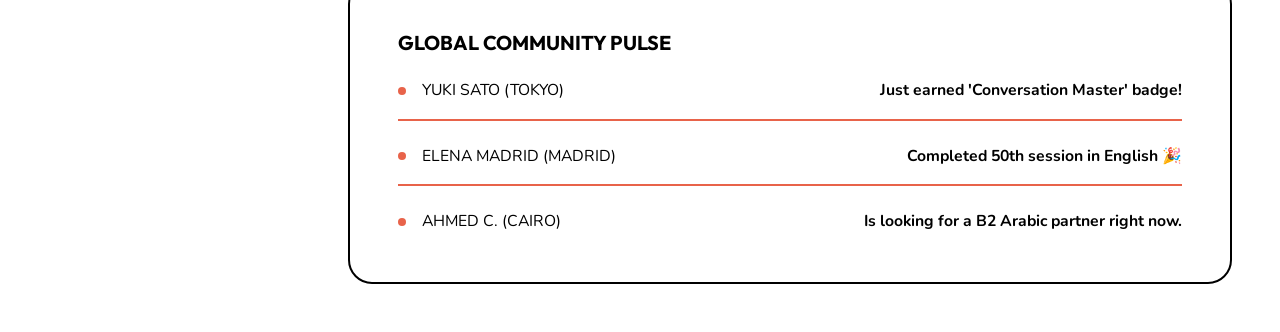
<file: dashboard.html>
<!DOCTYPE html>
<html lang="en" data-theme="light" dir="ltr">

<head>
    <!-- Core Meta -->
    <meta charset="UTF-8">
    <meta name="viewport" content="width=device-width, initial-scale=1.0">
    <title>LinguaBridge - Dashboard</title>
    <link rel="icon" type="image/png" href="assets/images/favicon.png">
    <link rel="preconnect" href="https://fonts.googleapis.com">
    <link rel="preconnect" href="https://fonts.gstatic.com" crossorigin>
    <link href="https://fonts.googleapis.com/css2?family=Nunito:wght@400;700&family=Outfit:wght@700;800&display=swap"
        rel="stylesheet">
    <link href="https://cdn.jsdelivr.net/npm/bootstrap@5.3.0/dist/css/bootstrap.min.css" rel="stylesheet">
    <link rel="stylesheet" href="https://cdn.jsdelivr.net/npm/bootstrap-icons@1.11.1/font/bootstrap-icons.css">
    <link rel="stylesheet" href="assets/css/style.css">
    <link rel="stylesheet" href="assets/css/dark-mode.css">
    <link rel="stylesheet" href="assets/css/rtl.css">

    <style>
        body {
            background-color: var(--bg-color);
            color: var(--text-color);
        }

        .dashboard-wrapper {
            display: flex;
            min-height: 100vh;
        }

        .sidebar {
            width: 300px;
            background: var(--bg-color);
            border-right: 4px solid var(--border-color);
            position: fixed;
            top: 0;
            bottom: 0;
            padding: 20px;
            z-index: 1050;
            transition: var(--transition);
            overflow-y: auto;
            scrollbar-width: none;
            -ms-overflow-style: none;
        }

        .sidebar::-webkit-scrollbar {
            display: none;
        }

        .sidebar-content {
            margin: 12px 0;
        }

        .main-content {
            flex: 1;
            margin-left: 300px;
            padding: 48px;
            background-color: var(--bg-color);
            position: relative;
        }

        .sidebar-link {
            display: flex;
            align-items: center;
            padding: 10px 14px;
            color: var(--text-color) !important;
            border: 2px solid transparent;
            border-radius: 0;
            margin-bottom: 4px;
            transition: var(--transition);
            text-decoration: none;
            font-weight: 800;
            text-transform: uppercase;
            letter-spacing: 0.4px;
            font-size: 13px;
        }

        .sidebar-link i {
            margin-right: 12px;
            font-size: 18px;
        }

        .sidebar-link:hover,
        .sidebar-link.active {
            border-color: var(--border-color);
            color: var(--primary-color);
            background: var(--bg-color);
        }

        .stat-card {
            background: var(--bg-color);
            padding: 40px;
            border: 4px solid var(--border-color);
            text-align: center;
            color: var(--text-color);
        }

        .dashboard-section {
            display: none;
        }

        .dashboard-section.active {
            display: block;
        }

        .sidebar-user-card {
            margin-top: 12px;
            border: 3px solid var(--border-color);
            padding: 12px 14px;
            display: flex;
            align-items: center;
            gap: 12px;
            color: var(--text-color);
        }

        .sidebar-user-card .user-avatar {
            width: 42px;
            height: 42px;
            display: flex;
            align-items: center;
            justify-content: center;
            background: var(--primary-color);
            color: #fff;
            border: 3px solid var(--border-color);
            flex-shrink: 0;
        }

        .sidebar-user-card .user-name {
            font-weight: 800;
            line-height: 1.1;
        }

        .sidebar-user-card .user-meta {
            font-size: 12px;
            font-weight: 800;
            opacity: 0.9;
        }

        /* Mobile Toggle Styles */
        .mobile-toggle {
            display: none;
            position: fixed;
            top: 20px;
            left: 20px;
            z-index: 1100;
            background: var(--bg-color);
            border: 3px solid var(--border-color);
            width: 50px;
            height: 50px;
            align-items: center;
            justify-content: center;
            cursor: pointer;
            transition: var(--transition);
            color: var(--text-color);
        }

        .mobile-toggle i {
            font-size: 24px;
        }

        [dir="rtl"] .mobile-toggle {
            left: auto;
            right: 20px;
        }

        /* Visibility in Dark Mode */
        [data-theme="dark"] .mobile-toggle {
            background: var(--primary-color);
            border-color: var(--primary-color);
            color: #fff;
        }

        @media (max-width: 1100px) {
            .mobile-toggle {
                display: flex;
                transition: transform var(--transition);
            }

            .sidebar {
                transform: translateX(-100%);
                width: 280px;
            }

            [dir="rtl"] .sidebar {
                transform: translateX(100%);
            }

            .sidebar.mobile-open {
                transform: translateX(0);
            }

            .main-content {
                margin-left: 0;
                padding: 20px;
                padding-top: 90px;
            }

            [dir="rtl"] .main-content {
                margin-right: 0;
            }

            /* Align headings beside hamburger */
            .dashboard-section>h3,
            .dashboard-section>.d-flex h3,
            .dashboard-section>.d-flex h2 {
                position: fixed;
                top: 25px;
                left: 85px;
                margin-bottom: 0 !important;
                z-index: 1090;
                font-size: 1.5rem !important;
                white-space: nowrap;
                overflow: hidden;
                text-overflow: ellipsis;
                max-width: calc(100% - 100px);
                transition: transform var(--transition);
            }

            [dir="rtl"] .dashboard-section>h3,
            [dir="rtl"] .dashboard-section>.d-flex h3,
            [dir="rtl"] .dashboard-section>.d-flex h2 {
                left: auto;
                right: 85px;
            }

            /* Shift toggle and heading when sidebar is open to avoid overlap */
            .sidebar-open .mobile-toggle {
                transform: translateX(280px);
            }

            [dir="rtl"] .sidebar-open .mobile-toggle {
                transform: translateX(-280px);
            }

            .sidebar-open .dashboard-section>h3,
            .sidebar-open .dashboard-section>.d-flex h3,
            .sidebar-open .dashboard-section>.d-flex h2 {
                transform: translateX(280px);
            }

            [dir="rtl"] .sidebar-open .dashboard-section>h3,
            [dir="rtl"] .sidebar-open .dashboard-section>.d-flex h3,
            [dir="rtl"] .sidebar-open .dashboard-section>.d-flex h2 {
                transform: translateX(-280px);
            }
        }
    </style>
</head>

<body>

    <div class="dashboard-wrapper">
        <!-- Mobile Toggle Button -->
        <div class="mobile-toggle" id="sidebar-toggle">
            <i class="bi bi-list"></i>
        </div>

        <!-- Sidebar -->
        <aside class="sidebar">
            <div class="mb-4">
                <a href="index.html" class="d-flex align-items-center text-decoration-none">
                    <img src="assets/images/Logo2.png" alt="LinguaBridge" width="180" height="40">
                </a>
            </div>

            <div class="sidebar-content">
                <nav class="d-grid gap-1">
                    <a href="#" class="sidebar-link active" data-tab="overview"><i class="bi bi-grid-fill"></i>
                        OVERVIEW</a>
                    <a href="#" class="sidebar-link" data-tab="profile"><i class="bi bi-person-fill"></i> PROFILE</a>
                    <a href="#" class="sidebar-link" data-tab="matching"><i class="bi bi-people-fill"></i> PARTNERS</a>
                    <a href="#" class="sidebar-link" data-tab="calls"><i class="bi bi-telephone-fill"></i> BOOK CALL</a>
                    <a href="#" class="sidebar-link" data-tab="progress"><i class="bi bi-bar-chart-fill"></i>
                        PROGRESS</a>
                    <a href="#" class="sidebar-link" data-tab="messages"><i class="bi bi-chat-fill"></i> MESSAGES</a>
                    <a href="#" class="sidebar-link" data-tab="settings"><i class="bi bi-gear-fill"></i> SETTINGS</a>
                </nav>
            </div>

            <div class="pt-3">
                <div class="d-flex gap-2 mb-3">
                    <button class="btn btn-outline border-2 w-100 p-2 theme-toggle-btn"><i
                            class="bi bi-moon-fill theme-toggle-icon"></i></button>
                    <button class="btn btn-outline border-2 w-100 p-2 rtl-toggle-btn fw-800">RTL</button>
                </div>
                <a href="index.html" class="sidebar-link text-primary border-primary"><i
                        class="bi bi-box-arrow-left"></i> LOGOUT</a>
                <div class="sidebar-user-card">
                    <div class="user-avatar">
                        <i class="bi bi-person-fill fs-4"></i>
                    </div>
                    <div>
                        <div class="user-name">User</div>
                        <div class="user-meta">B2 · ENGLISH ↔ JAPANESE</div>
                    </div>
                </div>
            </div>
        </aside>

        <!-- Main Content -->
        <main class="main-content">
            <!-- Section: Overview (Strict 3x2 Grid) -->
            <div id="overview" class="dashboard-section active">
                <h3 class="fw-800 mb-5 text-uppercase">Hello, User.</h3>
                <div class="row g-5 mb-5">
                    <div class="col-md-6 col-xl-4">
                        <div class="stat-card">
                            <h6 class="fw-800 text-primary tracking-widest uppercase mb-3 small">Live Sessions</h6>
                            <h3 class="fw-800 mb-0">12</h3>
                            <p class="small fw-bold text-inherit opacity-60 mt-3 mb-0">3 booked this week · 1 in
                                progress</p>
                        </div>
                    </div>
                    <div class="col-md-6 col-xl-4">
                        <div class="stat-card">
                            <h6 class="fw-800 text-primary tracking-widest uppercase mb-3 small">Total Hours</h6>
                            <h3 class="fw-800 mb-0">15.5</h3>
                            <p class="small fw-bold text-inherit opacity-60 mt-3 mb-0">Speaking 9.0 · Listening 6.5</p>
                        </div>
                    </div>
                    <div class="col-md-6 col-xl-4">
                        <div class="stat-card">
                            <h6 class="fw-800 text-primary tracking-widest uppercase mb-3 small">Day Streak</h6>
                            <h3 class="fw-800 mb-0">05</h3>
                            <p class="small fw-bold text-inherit opacity-60 mt-3 mb-0">Keep it going: 10 minutes today
                            </p>
                        </div>
                    </div>
                    <div class="col-md-6 col-xl-4">
                        <div class="stat-card">
                            <h6 class="fw-800 text-primary tracking-widest uppercase mb-3 small">Peer Rating</h6>
                            <h3 class="fw-800 mb-0">4.9</h3>
                            <p class="small fw-bold text-inherit opacity-60 mt-3 mb-0">Based on 18 partner reviews</p>
                        </div>
                    </div>
                    <div class="col-md-6 col-xl-4">
                        <div class="stat-card">
                            <h6 class="fw-800 text-primary tracking-widest uppercase mb-3 small">New Vocab</h6>
                            <h3 class="fw-800 mb-0">84</h3>
                            <p class="small fw-bold text-inherit opacity-60 mt-3 mb-0">12 new words this session</p>
                        </div>
                    </div>
                    <div class="col-md-6 col-xl-4">
                        <div class="stat-card">
                            <h6 class="fw-800 text-primary tracking-widest uppercase mb-3 small">Global Rank</h6>
                            <h3 class="fw-800 mb-0">#42</h3>
                            <p class="small fw-bold text-inherit opacity-60 mt-3 mb-0">Top 5% of Japanese learners</p>
                        </div>
                    </div>
                </div>

                <div class="border-4 border-primary p-5 bg-transparent mb-5 card">
                    <div class="d-flex flex-wrap justify-content-between align-items-center gap-3 mb-4">
                        <h5 class="fw-800 mb-0 px-0">UPCOMING SESSION</h5>
                        <span class="badge border border-2 border-primary text-inherit p-2 fw-bold small">60 MIN ·
                            VIDEO</span>
                    </div>
                    <div class="row align-items-center g-4">
                        <div class="col-lg-7">
                            <div class="d-flex align-items-center">
                                <div class="me-4 border-2 border-primary d-flex align-items-center justify-content-center"
                                    style="width:60px;height:60px;font-weight:800;letter-spacing:1px; font-size: 14px;">
                                    EM
                                </div>
                                <div>
                                    <h6 class="mb-1 fw-800 text-uppercase">Elena Madrid</h6>
                                    <p class="small fw-bold text-inherit opacity-60 mb-2">SPANISH ↔ ENGLISH ·
                                        INTERMEDIATE</p>
                                    <div class="d-flex flex-wrap gap-2">
                                        <span
                                            class="badge border border-2 border-primary text-inherit p-2 fw-bold small">Travel</span>
                                        <span
                                            class="badge border border-2 border-primary text-inherit p-2 fw-bold small">Daily
                                            Life</span>
                                        <span
                                            class="badge border border-2 border-primary text-inherit p-2 fw-bold small">Pronunciation</span>
                                    </div>
                                </div>
                            </div>
                        </div>
                        <div class="col-lg-5 text-lg-end">
                            <h6 class="fw-800 mb-2">OCT 15, 14:00</h6>
                            <p class="small fw-bold text-inherit opacity-60 mb-4">Agenda: small talk, roleplay, feedback
                            </p>
                            <div class="d-flex flex-wrap justify-content-lg-end gap-3">
                                <button
                                    class="btn btn-outline border-3 border-primary px-3 py-2 fw-800 btn-sm">RESCHEDULE</button>
                                <button class="btn btn-primary px-3 py-2 fw-800 btn-sm" data-action="join">JOIN
                                    ROOM</button>
                            </div>
                        </div>
                    </div>
                </div>

                <div class="row g-5">
                    <div class="col-lg-7">
                        <div class="border-4 border-primary p-5 bg-transparent card h-100">
                            <h5 class="fw-800 mb-4 px-0">RECENT SESSIONS</h5>
                            <div class="d-grid gap-3">
                                <div
                                    class="d-flex justify-content-between align-items-center border-3 border-primary p-4 bg-transparent">
                                    <div>
                                        <div class="d-flex flex-wrap align-items-center gap-2 mb-2">
                                            <span class="fw-800 text-uppercase small">Yuki Sato</span>
                                            <span class="badge bg-primary p-2 fw-bold small">JAPANESE</span>
                                            <span
                                                class="badge border border-2 border-primary text-inherit p-2 fw-bold small">30
                                                MIN</span>
                                        </div>
                                        <div class="small fw-bold text-inherit opacity-60 mb-0">Topic: introductions ·
                                            Notes saved</div>
                                    </div>
                                    <span class="fw-800 text-primary small">TODAY</span>
                                </div>
                                <div
                                    class="d-flex justify-content-between align-items-center border-3 border-primary p-4 bg-transparent">
                                    <div>
                                        <div class="d-flex flex-wrap align-items-center gap-2 mb-2">
                                            <span class="fw-800 text-uppercase small">Ahmed C.</span>
                                            <span class="badge bg-primary p-2 fw-bold small">ARABIC</span>
                                            <span
                                                class="badge border border-2 border-primary text-inherit p-2 fw-bold small">45
                                                MIN</span>
                                        </div>
                                        <div class="small fw-bold text-inherit opacity-60 mb-0">Topic: food culture · 4
                                            new words</div>
                                    </div>
                                    <span class="fw-800 text-primary small">YESTERDAY</span>
                                </div>
                                <div
                                    class="d-flex justify-content-between align-items-center border-3 border-primary p-4 bg-transparent">
                                    <div>
                                        <div class="d-flex flex-wrap align-items-center gap-2 mb-2">
                                            <span class="fw-800 text-uppercase small">Elena Madrid</span>
                                            <span class="badge bg-primary p-2 fw-bold small">SPANISH</span>
                                            <span
                                                class="badge border border-2 border-primary text-inherit p-2 fw-bold small">60
                                                MIN</span>
                                        </div>
                                        <div class="small fw-bold text-inherit opacity-60 mb-0">Topic: travel plans ·
                                            Pronunciation feedback</div>
                                    </div>
                                    <span class="fw-800 text-primary small">3D AGO</span>
                                </div>
                            </div>
                        </div>
                    </div>
                    <div class="col-lg-5">
                        <div class="border-4 border-primary p-5 bg-transparent card h-100">
                            <h5 class="fw-800 mb-4 px-0">NEXT STEPS</h5>
                            <div class="d-grid gap-4">
                                <div class="d-flex gap-3 align-items-start">
                                    <i class="bi bi-check2-square text-primary h5 mb-0"></i>
                                    <div>
                                        <div class="fw-800 text-uppercase mb-1 small">Set weekly goal</div>
                                        <div class="small fw-bold text-inherit opacity-60 mb-0">Choose minutes and focus
                                            skill.</div>
                                    </div>
                                </div>
                                <div class="d-flex gap-3 align-items-start">
                                    <i class="bi bi-people-fill text-primary h5 mb-0"></i>
                                    <div>
                                        <div class="fw-800 text-uppercase mb-1 small">Add 2 partners</div>
                                        <div class="small fw-bold text-inherit opacity-60 mb-0">Build a rotation for
                                            consistent practice.</div>
                                    </div>
                                </div>
                                <div class="d-flex gap-3 align-items-start">
                                    <i class="bi bi-journal-text text-primary h5 mb-0"></i>
                                    <div>
                                        <div class="fw-800 text-uppercase mb-1 small">Save session notes</div>
                                        <div class="small fw-bold text-inherit opacity-60 mb-0">Track corrections,
                                            vocab, and wins.</div>
                                    </div>
                                </div>
                            </div>
                            <div class="d-flex gap-3 mt-5">
                                <a href="#" class="btn btn-primary px-3 py-2 fw-800 sidebar-link active btn-sm"
                                    data-tab="calls"><i class="bi bi-calendar-event-fill me-2"></i>BOOK</a>
                                <a href="#"
                                    class="btn btn-outline border-3 border-primary px-3 py-2 fw-800 sidebar-link btn-sm"
                                    data-tab="matching"><i class="bi bi-people-fill me-2"></i>FIND</a>
                            </div>
                        </div>
                    </div>
                </div>

                <div class="mt-5 border-4 border-primary p-5 bg-transparent card">
                    <h5 class="fw-800 mb-4 px-0">GLOBAL COMMUNITY PULSE</h5>
                    <div class="d-grid gap-4">
                        <div
                            class="d-flex justify-content-between align-items-center border-bottom border-2 border-primary pb-3">
                            <div class="d-flex align-items-center gap-3">
                                <div class="bg-primary rounded-circle" style="width:8px;height:8px;"></div>
                                <span class="fw-800 text-uppercase small">Yuki Sato (Tokyo)</span>
                            </div>
                            <span class="small fw-bold opacity-60">Just earned 'Conversation Master' badge!</span>
                        </div>
                        <div
                            class="d-flex justify-content-between align-items-center border-bottom border-2 border-primary pb-3">
                            <div class="d-flex align-items-center gap-3">
                                <div class="bg-primary rounded-circle" style="width:8px;height:8px;"></div>
                                <span class="fw-800 text-uppercase small">Elena Madrid (Madrid)</span>
                            </div>
                            <span class="small fw-bold opacity-60">Completed 50th session in English 🎉</span>
                        </div>
                        <div class="d-flex justify-content-between align-items-center">
                            <div class="d-flex align-items-center gap-3">
                                <div class="bg-primary rounded-circle" style="width:8px;height:8px;"></div>
                                <span class="fw-800 text-uppercase small">Ahmed C. (Cairo)</span>
                            </div>
                            <span class="small fw-bold opacity-60">Is looking for a B2 Arabic partner right now.</span>
                        </div>
                    </div>
                </div>
            </div>

            <!-- Section: Profile (Strict 2-column wide layout) -->
            <div id="profile" class="dashboard-section">
                <h3 class="fw-800 mb-5 text-uppercase">Profile Identity</h3>
                <div class="border-4 border-primary p-5 bg-transparent card">
                    <div class="row g-5">
                        <div class="col-md-6">
                            <h6 class="fw-800 tracking-widest text-primary mb-3 small">DISPLAY NAME:</h6>
                            <input
                                class="form-control border-3 border-primary p-3 bg-transparent text-inherit fw-bold small"
                                value="User" />
                        </div>
                        <div class="col-md-6">
                            <h6 class="fw-800 tracking-widest text-primary mb-3 small">LOCATION:</h6>
                            <input
                                class="form-control border-3 border-primary p-3 bg-transparent text-inherit fw-bold small"
                                value="Chicago, USA" />
                        </div>
                        <div class="col-md-6">
                            <h6 class="fw-800 tracking-widest text-primary mb-3 small">I SPEAK:</h6>
                            <div class="d-flex gap-2 mb-4 flex-wrap">
                                <span
                                    class="badge border border-2 border-primary text-inherit p-2 fw-bold small">ENGLISH
                                    (NATIVE)</span>
                                <span class="badge border border-2 border-primary text-inherit p-2 fw-bold small">HINDI
                                    (B2)</span>
                            </div>
                        </div>
                        <div class="col-md-6">
                            <h6 class="fw-800 tracking-widest text-primary mb-3 small">I'M LEARNING:</h6>
                            <div class="d-flex gap-2 mb-4 flex-wrap">
                                <span class="badge bg-primary p-2 fw-bold small">JAPANESE (A2)</span>
                            </div>
                        </div>
                        <div class="col-12">
                            <label class="form-label fw-800 small tracking-widest uppercase mb-3">PERSONAL BIO</label>
                            <textarea
                                class="form-control border-3 border-primary p-3 bg-transparent text-inherit fw-bold small"
                                rows="4">Language enthusiast from Chicago. Looking for regular Japanese practice specifically focusing on cultural context!</textarea>
                        </div>
                        <div class="col-md-6">
                            <label class="form-label fw-800 small tracking-widest uppercase mb-3 small">PRACTICE
                                GOAL</label>
                            <select
                                class="form-select border-3 border-primary p-3 bg-transparent text-inherit fw-bold small">
                                <option>Speaking confidence</option>
                                <option>Listening comprehension</option>
                                <option>Vocabulary building</option>
                                <option>Pronunciation</option>
                            </select>
                        </div>
                        <div class="col-md-6">
                            <label class="form-label fw-800 small tracking-widest uppercase mb-3 small">GLOBAL
                                TIMEZONE</label>
                            <select
                                class="form-select border-3 border-primary p-3 bg-transparent text-inherit fw-bold small">
                                <option>GMT -05:00 (CENTRAL)</option>
                            </select>
                        </div>
                        <div class="col-12">
                            <label class="form-label fw-800 small tracking-widest uppercase mb-3 small">CONVERSATION
                                TOPICS</label>
                            <div class="d-flex flex-wrap gap-2">
                                <span
                                    class="badge border border-2 border-primary text-inherit p-2 fw-bold small">Travel</span>
                                <span
                                    class="badge border border-2 border-primary text-inherit p-2 fw-bold small">Music</span>
                                <span
                                    class="badge border border-2 border-primary text-inherit p-2 fw-bold small">Food</span>
                                <span
                                    class="badge border border-2 border-primary text-inherit p-2 fw-bold small">Movies</span>
                                <span class="badge border border-2 border-primary text-inherit p-2 fw-bold small">Work
                                    Life</span>
                            </div>
                        </div>
                        <div class="col-md-6">
                            <h6 class="fw-800 tracking-widest text-primary mb-3 small">SOCIAL LINKS:</h6>
                            <div class="d-grid gap-3">
                                <div class="input-group">
                                    <span class="input-group-text border-3 border-primary bg-transparent"><i
                                            class="bi bi-linkedin small"></i></span>
                                    <input
                                        class="form-control border-3 border-primary p-2 bg-transparent text-inherit fw-bold small"
                                        placeholder="LinkedIn URL" />
                                </div>
                                <div class="input-group">
                                    <span class="input-group-text border-3 border-primary bg-transparent"><i
                                            class="bi bi-globe small"></i></span>
                                    <input
                                        class="form-control border-3 border-primary p-2 bg-transparent text-inherit fw-bold small"
                                        placeholder="Personal Website" />
                                </div>
                            </div>
                        </div>
                        <div class="col-md-6">
                            <h6 class="fw-800 tracking-widest text-primary mb-3 small">WEEKLY AVAILABILITY:</h6>
                            <div class="d-flex flex-wrap gap-2">
                                <span class="badge bg-primary p-2 fw-bold small">Mon Morning</span>
                                <span class="badge bg-primary p-2 fw-bold small">Wed Evening</span>
                                <span class="badge border border-2 border-primary text-inherit p-2 fw-bold small">Fri
                                    Anytime</span>
                                <span
                                    class="badge border border-2 border-primary text-inherit p-2 fw-bold small">Weekends</span>
                            </div>
                        </div>
                        <div class="col-12 text-end">
                            <button class="btn btn-primary px-4 py-2 fw-800 btn-sm">SAVE IDENTITY</button>
                        </div>
                    </div>
                </div>
            </div>

            <!-- Other placeholders (Strict Zero-Grey) -->
            <div id="progress" class="dashboard-section">
                <h3 class="fw-800 mb-5 text-uppercase">Target Progress</h3>
                <div class="row g-5">
                    <div class="col-lg-7">
                        <div class="border-4 border-primary p-5 bg-transparent card h-100">
                            <h5 class="fw-800 mb-4 px-0">JAPANESE JOURNEY (A2)</h5>
                            <div class="progress border-2 border-primary rounded-0 mb-4"
                                style="height:20px; background:transparent;">
                                <div class="progress-bar bg-primary" style="width: 45%"></div>
                            </div>
                            <div
                                class="d-flex justify-content-between fw-800 text-uppercase tracking-widest mb-5 small">
                                <span>A1 BEGINNER</span>
                                <span>B1 ADVANCED</span>
                            </div>
                            <div class="row g-4">
                                <div class="col-md-4">
                                    <div class="border-3 border-primary p-4 bg-transparent h-100">
                                        <div class="fw-800 text-uppercase mb-2 small">Weekly Goal</div>
                                        <div class="h3 fw-800 mb-2">120</div>
                                        <div class="small fw-bold text-inherit opacity-60 mb-0">minutes</div>
                                    </div>
                                </div>
                                <div class="col-md-4">
                                    <div class="border-3 border-primary p-4 bg-transparent h-100">
                                        <div class="fw-800 text-uppercase mb-2 small">Completed</div>
                                        <div class="h3 fw-800 mb-2">65</div>
                                        <div class="small fw-bold text-inherit opacity-60 mb-0">minutes</div>
                                    </div>
                                </div>
                                <div class="col-md-4">
                                    <div class="border-3 border-primary p-4 bg-transparent h-100">
                                        <div class="fw-800 text-uppercase mb-2 small">Focus Skill</div>
                                        <div class="h3 fw-800 mb-2">Talk</div>
                                        <div class="small fw-bold text-inherit opacity-60 mb-0">fluency</div>
                                    </div>
                                </div>
                            </div>
                        </div>
                    </div>
                    <div class="col-lg-5">
                        <div class="border-4 border-primary p-5 bg-transparent card h-100">
                            <h5 class="fw-800 mb-4 px-0">SKILL BREAKDOWN</h5>
                            <div class="d-grid gap-4">
                                <div>
                                    <div class="d-flex justify-content-between fw-800 text-uppercase mb-2 small">
                                        <span>Speaking</span>
                                        <span class="text-primary">52%</span>
                                    </div>
                                    <div class="progress border-2 border-primary rounded-0"
                                        style="height:12px; background:transparent;">
                                        <div class="progress-bar bg-primary" style="width: 52%"></div>
                                    </div>
                                </div>
                                <div>
                                    <div class="d-flex justify-content-between fw-800 text-uppercase mb-2 small">
                                        <span>Listening</span>
                                        <span class="text-primary">34%</span>
                                    </div>
                                    <div class="progress border-2 border-primary rounded-0"
                                        style="height:12px; background:transparent;">
                                        <div class="progress-bar bg-primary" style="width: 34%"></div>
                                    </div>
                                </div>
                                <div>
                                    <div class="d-flex justify-content-between fw-800 text-uppercase mb-2 small">
                                        <span>Vocabulary</span>
                                        <span class="text-primary">14%</span>
                                    </div>
                                    <div class="progress border-2 border-primary rounded-0"
                                        style="height:12px; background:transparent;">
                                        <div class="progress-bar bg-primary" style="width: 14%"></div>
                                    </div>
                                </div>
                            </div>
                            <div class="border-3 border-primary p-4 bg-transparent mt-5">
                                <div class="fw-800 text-uppercase mb-2 small">This Week Tip</div>
                                <div class="small fw-bold text-inherit opacity-60 mb-0">Ask one follow-up question in
                                    every exchange to extend your speaking turns.</div>
                            </div>
                        </div>
                    </div>
                </div>

                <div class="mt-5 border-4 border-primary p-5 bg-transparent card">
                    <h5 class="fw-800 mb-4 px-0">RECENT ACHIEVEMENTS</h5>
                    <div class="row g-4">
                        <div class="col-md-3">
                            <div class="text-center p-4 border-3 border-primary bg-primary text-white h-100">
                                <i class="bi bi-award-fill h3 mb-3"></i>
                                <div class="fw-800 text-uppercase small">Early Bird</div>
                                <div class="small fw-bold opacity-75">5 AM Sessions</div>
                            </div>
                        </div>
                        <div class="col-md-3">
                            <div class="text-center p-4 border-3 border-primary bg-transparent h-100">
                                <i class="bi bi-chat-heart-fill h3 mb-3 text-primary"></i>
                                <div class="fw-800 text-uppercase small">Super Partner</div>
                                <div class="small fw-bold opacity-60">10+ 5-Star Reviews</div>
                            </div>
                        </div>
                        <div class="col-md-3">
                            <div class="text-center p-4 border-3 border-primary bg-transparent h-100">
                                <i class="bi bi-fire h3 mb-3 text-primary"></i>
                                <div class="fw-800 text-uppercase small">Hot Streak</div>
                                <div class="small fw-bold opacity-60">7 Days Practice</div>
                            </div>
                        </div>
                        <div class="col-md-3">
                            <div class="text-center p-4 border-3 border-primary bg-transparent h-100 opacity-50">
                                <i class="bi bi-globe-americas h3 mb-3 text-primary"></i>
                                <div class="fw-800 text-uppercase small">Global Citizen</div>
                                <div class="small fw-bold opacity-60">LOCKED: 5 Countries</div>
                            </div>
                        </div>
                    </div>
                </div>
            </div>

            <div id="matching" class="dashboard-section">
                <div class="d-flex flex-wrap justify-content-between align-items-end gap-3 mb-5">
                    <div>
                        <h3 class="fw-800 mb-2 text-uppercase">Partner Search</h3>
                        <p class="small fw-bold text-inherit opacity-60 mb-0">Filter by language, level, and
                            availability.</p>
                    </div>
                    <button class="btn btn-primary px-4 py-2 fw-800 btn-sm"><i class="bi bi-search me-2"></i>RUN
                        MATCH</button>
                </div>

                <div class="border-4 border-primary p-5 bg-transparent card mb-5">
                    <h5 class="fw-800 mb-4 px-0">MATCH SETTINGS</h5>
                    <div class="row g-4">
                        <div class="col-md-4">
                            <label class="form-label fw-800 small tracking-widest uppercase mb-3">TARGET
                                LANGUAGE</label>
                            <select
                                class="form-select border-3 border-primary p-3 bg-transparent text-inherit fw-bold small">
                                <option>Japanese</option>
                                <option>Spanish</option>
                                <option>Arabic</option>
                                <option>French</option>
                            </select>
                        </div>
                        <div class="col-md-4">
                            <label class="form-label fw-800 small tracking-widest uppercase mb-3">LEVEL</label>
                            <select
                                class="form-select border-3 border-primary p-3 bg-transparent text-inherit fw-bold small">
                                <option>A2</option>
                                <option>B1</option>
                                <option>B2</option>
                                <option>C1</option>
                            </select>
                        </div>
                        <div class="col-md-4">
                            <label class="form-label fw-800 small tracking-widest uppercase mb-3">TIME WINDOW</label>
                            <select
                                class="form-select border-3 border-primary p-3 bg-transparent text-inherit fw-bold small">
                                <option>Evenings</option>
                                <option>Mornings</option>
                                <option>Weekends</option>
                                <option>Anytime</option>
                            </select>
                        </div>
                        <div class="col-12">
                            <label class="form-label fw-800 small tracking-widest uppercase mb-3">TOPICS</label>
                            <div class="d-flex flex-wrap gap-2">
                                <span class="badge bg-primary p-2 fw-bold small">Travel</span>
                                <span
                                    class="badge border border-2 border-primary text-inherit p-2 fw-bold small">Culture</span>
                                <span
                                    class="badge border border-2 border-primary text-inherit p-2 fw-bold small">Business</span>
                                <span
                                    class="badge border border-2 border-primary text-inherit p-2 fw-bold small">Movies</span>
                                <span
                                    class="badge border border-2 border-primary text-inherit p-2 fw-bold small">Gaming</span>
                            </div>
                        </div>
                    </div>
                </div>

                <div class="row g-5">
                    <div class="col-md-6 col-xl-4">
                        <div class="border-4 border-primary p-5 bg-transparent card h-100">
                            <div class="d-flex justify-content-between align-items-start gap-3 mb-4">
                                <div class="d-flex align-items-center gap-3">
                                    <div class="border-2 border-primary d-flex align-items-center justify-content-center"
                                        style="width:50px;height:50px;font-weight:800; font-size: 14px;">YS</div>
                                    <div>
                                        <div class="fw-800 text-uppercase small">Yuki Sato</div>
                                        <div class="small fw-bold text-inherit opacity-60">Japanese (Native)</div>
                                    </div>
                                </div>
                                <span class="badge bg-primary p-2 fw-bold small">4.8</span>
                            </div>
                            <div class="d-flex flex-wrap gap-2 mb-4">
                                <span class="badge border border-2 border-primary text-inherit p-2 fw-bold small">A2
                                    Friendly</span>
                                <span
                                    class="badge border border-2 border-primary text-inherit p-2 fw-bold small">Culture</span>
                            </div>
                            <div class="small fw-bold text-inherit opacity-60 mb-4">Best: Tue/Thu evenings</div>
                            <div class="d-flex gap-3 mt-auto">
                                <button class="btn btn-primary px-3 py-2 fw-800 btn-sm"><i
                                        class="bi bi-heart-fill"></i></button>
                                <a href="#"
                                    class="btn btn-outline border-3 border-primary px-3 py-2 fw-800 sidebar-link btn-sm"
                                    data-tab="calls">BOOK</a>
                            </div>
                        </div>
                    </div>
                    <div class="col-md-6 col-xl-4">
                        <div class="border-4 border-primary p-5 bg-transparent card h-100">
                            <div class="d-flex justify-content-between align-items-start gap-3 mb-4">
                                <div class="d-flex align-items-center gap-3">
                                    <div class="border-2 border-primary d-flex align-items-center justify-content-center"
                                        style="width:50px;height:50px;font-weight:800; font-size: 14px;">EM</div>
                                    <div>
                                        <div class="fw-800 text-uppercase small">Elena Madrid</div>
                                        <div class="small fw-bold text-inherit opacity-60">Spanish (Native)</div>
                                    </div>
                                </div>
                                <span class="badge bg-primary p-2 fw-bold small">4.9</span>
                            </div>
                            <div class="d-flex flex-wrap gap-2 mb-4">
                                <span
                                    class="badge border border-2 border-primary text-inherit p-2 fw-bold small">Roleplay</span>
                                <span
                                    class="badge border border-2 border-primary text-inherit p-2 fw-bold small">Travel</span>
                            </div>
                            <div class="small fw-bold text-inherit opacity-60 mb-4">Best: Weekends</div>
                            <div class="d-flex gap-3 mt-auto">
                                <button class="btn btn-primary px-3 py-2 fw-800 btn-sm"><i
                                        class="bi bi-heart-fill"></i></button>
                                <a href="#"
                                    class="btn btn-outline border-3 border-primary px-3 py-2 fw-800 sidebar-link btn-sm"
                                    data-tab="calls">BOOK</a>
                            </div>
                        </div>
                    </div>
                    <div class="col-md-6 col-xl-4">
                        <div class="border-4 border-primary p-5 bg-transparent card h-100">
                            <div class="d-flex justify-content-between align-items-start gap-3 mb-4">
                                <div class="d-flex align-items-center gap-3">
                                    <div class="border-2 border-primary d-flex align-items-center justify-content-center"
                                        style="width:50px;height:50px;font-weight:800; font-size: 14px;">AC</div>
                                    <div>
                                        <div class="fw-800 text-uppercase small">Ahmed C.</div>
                                        <div class="small fw-bold text-inherit opacity-60">Arabic (Native)</div>
                                    </div>
                                </div>
                                <span class="badge bg-primary p-2 fw-bold small">4.7</span>
                            </div>
                            <div class="d-flex flex-wrap gap-2 mb-4">
                                <span
                                    class="badge border border-2 border-primary text-inherit p-2 fw-bold small">Conversation</span>
                                <span
                                    class="badge border border-2 border-primary text-inherit p-2 fw-bold small">Food</span>
                            </div>
                            <div class="small fw-bold text-inherit opacity-60 mb-4">Best: Mon/Wed</div>
                            <div class="d-flex gap-3 mt-auto">
                                <button class="btn btn-primary px-3 py-2 fw-800 btn-sm"><i
                                        class="bi bi-heart-fill"></i></button>
                                <a href="#"
                                    class="btn btn-outline border-3 border-primary px-3 py-2 fw-800 sidebar-link btn-sm"
                                    data-tab="calls">BOOK</a>
                            </div>
                        </div>
                    </div>
                </div>

                <div class="mt-5 border-4 border-primary p-5 bg-transparent card">
                    <h5 class="fw-800 mb-4 px-0">RECENTLY VIEWED</h5>
                    <div class="row g-4">
                        <div class="col-md-6 col-lg-3">
                            <div class="border-3 border-primary p-3 text-center">
                                <div class="fw-800 text-uppercase mb-1 small">Kenji T.</div>
                                <div class="small fw-bold opacity-60">Japanese</div>
                            </div>
                        </div>
                        <div class="col-md-6 col-lg-3">
                            <div class="border-3 border-primary p-3 text-center">
                                <div class="fw-800 text-uppercase mb-1 small">Sofia R.</div>
                                <div class="small fw-bold opacity-60">Spanish</div>
                            </div>
                        </div>
                        <div class="col-md-6 col-lg-3">
                            <div class="border-3 border-primary p-3 text-center">
                                <div class="fw-800 text-uppercase mb-1 small">Liam N.</div>
                                <div class="small fw-bold opacity-60">English</div>
                            </div>
                        </div>
                        <div class="col-md-6 col-lg-3">
                            <div class="border-3 border-primary p-3 text-center">
                                <div class="fw-800 text-uppercase mb-1 small">Chen L.</div>
                                <div class="small fw-bold opacity-60">Mandarin</div>
                            </div>
                        </div>
                    </div>
                </div>
            </div>

            <div id="calls" class="dashboard-section">
                <div class="d-flex flex-wrap justify-content-between align-items-end gap-3 mb-5">
                    <div>
                        <h3 class="fw-800 mb-2 text-uppercase">Book A Call</h3>
                        <p class="small fw-bold text-inherit opacity-60 mb-0">Pick a partner, choose a time.</p>
                    </div>
                    <button class="btn btn-outline border-3 border-primary px-4 py-2 fw-800 btn-sm"><i
                            class="bi bi-clock-history me-2"></i>HISTORY</button>
                </div>

                <div class="row g-5">
                    <div class="col-lg-7">
                        <div class="border-4 border-primary p-5 bg-transparent card h-100">
                            <h5 class="fw-800 mb-4 px-0">SESSION DETAILS</h5>
                            <div class="row g-4">
                                <div class="col-md-6">
                                    <label
                                        class="form-label fw-800 small tracking-widest uppercase mb-3">PARTNER</label>
                                    <select
                                        class="form-select border-3 border-primary p-3 bg-transparent text-inherit fw-bold small">
                                        <option>Elena Madrid</option>
                                        <option>Yuki Sato</option>
                                        <option>Ahmed C.</option>
                                    </select>
                                </div>
                                <div class="col-md-6">
                                    <label
                                        class="form-label fw-800 small tracking-widest uppercase mb-3">DURATION</label>
                                    <select
                                        class="form-select border-3 border-primary p-3 bg-transparent text-inherit fw-bold small">
                                        <option>30 min</option>
                                        <option selected>60 min</option>
                                    </select>
                                </div>
                                <div class="col-md-6">
                                    <label class="form-label fw-800 small tracking-widest uppercase mb-3">DATE</label>
                                    <input type="date"
                                        class="form-control border-3 border-primary p-3 bg-transparent text-inherit fw-bold small" />
                                </div>
                                <div class="col-md-6">
                                    <label class="form-label fw-800 small tracking-widest uppercase mb-3">TIME</label>
                                    <input type="time"
                                        class="form-control border-3 border-primary p-3 bg-transparent text-inherit fw-bold small" />
                                </div>
                                <div class="col-12">
                                    <label class="form-label fw-800 small tracking-widest uppercase mb-3">AGENDA</label>
                                    <textarea
                                        class="form-control border-3 border-primary p-3 bg-transparent text-inherit fw-bold small"
                                        rows="3" placeholder="Topic..."></textarea>
                                </div>
                                <div class="col-12 d-flex flex-wrap justify-content-between align-items-center gap-3">
                                    <div class="form-check">
                                        <input class="form-check-input border-2 border-primary" type="checkbox"
                                            id="reminder" checked>
                                        <label class="form-check-label fw-800 small ms-2"
                                            for="reminder">Reminder</label>
                                    </div>
                                    <button class="btn btn-primary px-4 py-2 fw-800 btn-sm">CONFIRM</button>
                                </div>
                            </div>
                        </div>
                    </div>
                    <div class="col-lg-5">
                        <div class="border-4 border-primary p-5 bg-transparent card h-100">
                            <h5 class="fw-800 mb-4 px-0">SUGGESTED</h5>
                            <div class="d-grid gap-3 mb-5">
                                <button class="btn btn-outline border-3 border-primary p-3 fw-800 text-start btn-sm">
                                    <div class="d-flex justify-content-between align-items-center">
                                        <span class="small">Tomorrow</span>
                                        <span class="text-primary small">19:00</span>
                                    </div>
                                </button>
                                <button class="btn btn-outline border-3 border-primary p-3 fw-800 text-start btn-sm">
                                    <div class="d-flex justify-content-between align-items-center">
                                        <span class="small">Saturday</span>
                                        <span class="text-primary small">11:30</span>
                                    </div>
                                </button>
                            </div>
                            <div class="border-3 border-primary p-4 bg-transparent">
                                <div class="fw-800 text-uppercase mb-2 small">Good Template</div>
                                <div class="small fw-bold text-inherit opacity-60 mb-0">10m warm-up · 40m topic · 10m
                                    feedback</div>
                            </div>
                            <div class="mt-4 border-3 border-primary p-4 bg-primary text-white">
                                <div class="fw-800 text-uppercase mb-2 small"><i
                                        class="bi bi-lightbulb-fill me-2"></i>PREP TIP</div>
                                <div class="small fw-bold opacity-75 mb-0">Have 3 specific questions ready.</div>
                            </div>
                        </div>
                    </div>
                </div>

                <div class="mt-5 border-4 border-primary p-5 bg-transparent card">
                    <h5 class="fw-800 mb-4 px-0">RECENT CALL HISTORY</h5>
                    <div class="table-responsive">
                        <table class="table table-bordered border-primary mb-0 fw-bold small">
                            <thead class="bg-primary text-white">
                                <tr>
                                    <th class="p-2">DATE</th>
                                    <th class="p-2">PARTNER</th>
                                    <th class="p-2">STATUS</th>
                                </tr>
                            </thead>
                            <tbody>
                                <tr>
                                    <td class="p-2">OCT 12</td>
                                    <td class="p-2">YUKI SATO</td>
                                    <td class="p-2 text-primary">DONE</td>
                                </tr>
                                <tr>
                                    <td class="p-2">OCT 10</td>
                                    <td class="p-2">AHMED C.</td>
                                    <td class="p-2 text-primary">DONE</td>
                                </tr>
                            </tbody>
                        </table>
                    </div>
                </div>
            </div>

            <div id="messages" class="dashboard-section">
                <div class="d-flex flex-wrap justify-content-between align-items-end gap-3 mb-5">
                    <div>
                        <h3 class="fw-800 mb-2 text-uppercase">Messages</h3>
                        <p class="small fw-bold text-inherit opacity-60 mb-0">Keep conversations going.</p>
                    </div>
                    <div class="d-flex flex-wrap gap-3">
                        <input
                            class="form-control border-3 border-primary p-2 bg-transparent text-inherit fw-bold small"
                            style="max-width:200px;" placeholder="Search..." />
                        <button class="btn btn-primary px-4 py-2 fw-800 btn-sm"><i
                                class="bi bi-pencil-square me-2"></i>NEW</button>
                    </div>
                </div>
                <div class="d-grid gap-4 mb-5">
                    <div
                        class="p-4 bg-transparent border-4 border-primary d-flex justify-content-between align-items-center card">
                        <div>
                            <h6 class="mb-1 fw-800">YUKI SATO</h6>
                            <p class="small fw-bold text-inherit opacity-75 mb-0">Are we still on for Tuesday's call?
                            </p>
                        </div>
                        <span class="fw-800 text-primary small">2H AGO</span>
                    </div>
                    <div
                        class="p-4 bg-transparent border-4 border-primary d-flex justify-content-between align-items-center card">
                        <div>
                            <h6 class="mb-1 fw-800">AHMED C.</h6>
                            <p class="small fw-bold text-black opacity-75 mb-0">Thanks for the session review!</p>
                        </div>
                        <span class="fw-800 text-primary small">1D AGO</span>
                    </div>
                </div>
                <div class="border-4 border-primary p-5 bg-transparent card">
                    <h5 class="fw-800 mb-4 px-0">QUICK REPLY</h5>
                    <div class="row g-4 align-items-end">
                        <div class="col-md-4">
                            <label class="form-label fw-800 small tracking-widest uppercase mb-3">TO</label>
                            <select
                                class="form-select border-3 border-primary p-3 bg-transparent text-inherit fw-bold small">
                                <option>Yuki Sato</option>
                                <option>Ahmed C.</option>
                            </select>
                        </div>
                        <div class="col-md-8">
                            <label class="form-label fw-800 small tracking-widest uppercase mb-3">MESSAGE</label>
                            <input
                                class="form-control border-3 border-primary p-3 bg-transparent text-inherit fw-bold small"
                                placeholder="Write..." />
                        </div>
                        <div class="col-12 text-end">
                            <button class="btn btn-primary px-4 py-2 fw-800 btn-sm">SEND</button>
                        </div>
                    </div>
                </div>

                <div class="mt-5 border-4 border-primary p-5 bg-transparent card">
                    <h5 class="fw-800 mb-4 px-0">TEMPLATES</h5>
                    <div class="d-flex flex-wrap gap-2">
                        <button class="btn btn-outline border-3 border-primary p-2 fw-800 btn-sm small">"STILL
                            ON?"</button>
                        <button
                            class="btn btn-outline border-3 border-primary p-2 fw-800 btn-sm small">"THANKS!"</button>
                        <button
                            class="btn btn-outline border-3 border-primary p-2 fw-800 btn-sm small">"RESCHEDULE?"</button>
                    </div>
                </div>
            </div>

            <div id="settings" class="dashboard-section">
                <h3 class="fw-800 mb-5 text-uppercase">Settings</h3>
                <div class="row g-5">
                    <div class="col-lg-6">
                        <div class="border-4 border-primary p-5 bg-transparent text-inherit card h-100">
                            <h5 class="fw-800 mb-4 px-0">NOTIFICATIONS</h5>
                            <div class="form-check form-switch mb-4">
                                <input class="form-check-input border-2 border-primary" type="checkbox" id="emailNotif"
                                    checked>
                                <label class="form-check-label fw-800 h6 ms-3 small" for="emailNotif">EMAIL
                                    ALERTS</label>
                            </div>
                            <div class="form-check form-switch mb-4">
                                <input class="form-check-input border-2 border-primary" type="checkbox" id="pushNotif"
                                    checked>
                                <label class="form-check-label fw-800 h6 ms-3 small" for="pushNotif">PUSH ALERTS</label>
                            </div>
                            <button class="btn btn-primary px-4 py-2 fw-800 btn-sm">UPDATE</button>
                        </div>
                    </div>
                    <div class="col-lg-6">
                        <div class="border-4 border-primary p-5 bg-transparent text-inherit card h-100">
                            <h5 class="fw-800 mb-4 px-0">PRIVACY</h5>
                            <div class="mb-4">
                                <label class="form-label fw-800 small tracking-widest uppercase mb-3">TIMEZONE</label>
                                <select
                                    class="form-select border-3 border-primary p-3 bg-transparent text-inherit fw-bold small">
                                    <option>GMT -05:00</option>
                                    <option>GMT +00:00</option>
                                </select>
                            </div>
                            <div class="d-flex flex-wrap gap-3 justify-content-between align-items-center">
                                <button class="btn btn-primary px-4 py-2 fw-800 btn-sm">SAVE</button>
                                <button class="btn btn-outline border-3 border-primary px-4 py-2 fw-800 btn-sm">SIGN
                                    OUT</button>
                            </div>
                        </div>
                    </div>
                </div>

                <div class="mt-5 border-4 border-primary p-5 bg-transparent card">
                    <div class="row g-5">
                        <div class="col-lg-6">
                            <h5 class="fw-800 mb-4 px-0">SUBSCRIPTION</h5>
                            <div class="border-3 border-primary p-4 bg-primary text-white mb-4">
                                <div class="d-flex justify-content-between align-items-center mb-2">
                                    <span class="fw-800 text-uppercase small">PRO PLAN</span>
                                    <span class="badge bg-white text-primary fw-bold small">ACTIVE</span>
                                </div>
                                <div class="small fw-bold opacity-75 mb-0">Next: NOV 01, 2026</div>
                            </div>
                            <button
                                class="btn btn-outline border-3 border-primary px-4 py-2 fw-800 btn-sm">MANAGE</button>
                        </div>
                        <div class="col-lg-6">
                            <h5 class="fw-800 mb-4 px-0">SECURITY</h5>
                            <div class="d-grid gap-3">
                                <div
                                    class="d-flex justify-content-between align-items-center border-bottom border-2 border-primary pb-2">
                                    <span class="fw-bold small text-uppercase">CHICAGO, USA</span>
                                    <span class="small fw-bold opacity-60">14:20</span>
                                </div>
                                <div
                                    class="d-flex justify-content-between align-items-center border-bottom border-2 border-primary pb-2">
                                    <span class="fw-bold small text-uppercase">LONDON, UK</span>
                                    <span class="small fw-bold opacity-60">OCT 14</span>
                                </div>
                            </div>
                        </div>
                    </div>
                </div>
            </div>

        </main>
    </div>

    <script src="https://cdn.jsdelivr.net/npm/bootstrap@5.3.0/dist/js/bootstrap.bundle.min.js"></script>
    <script src="assets/js/main.js"></script>
    <script src="assets/js/dashboard.js"></script>
</body>

</html>
</file>
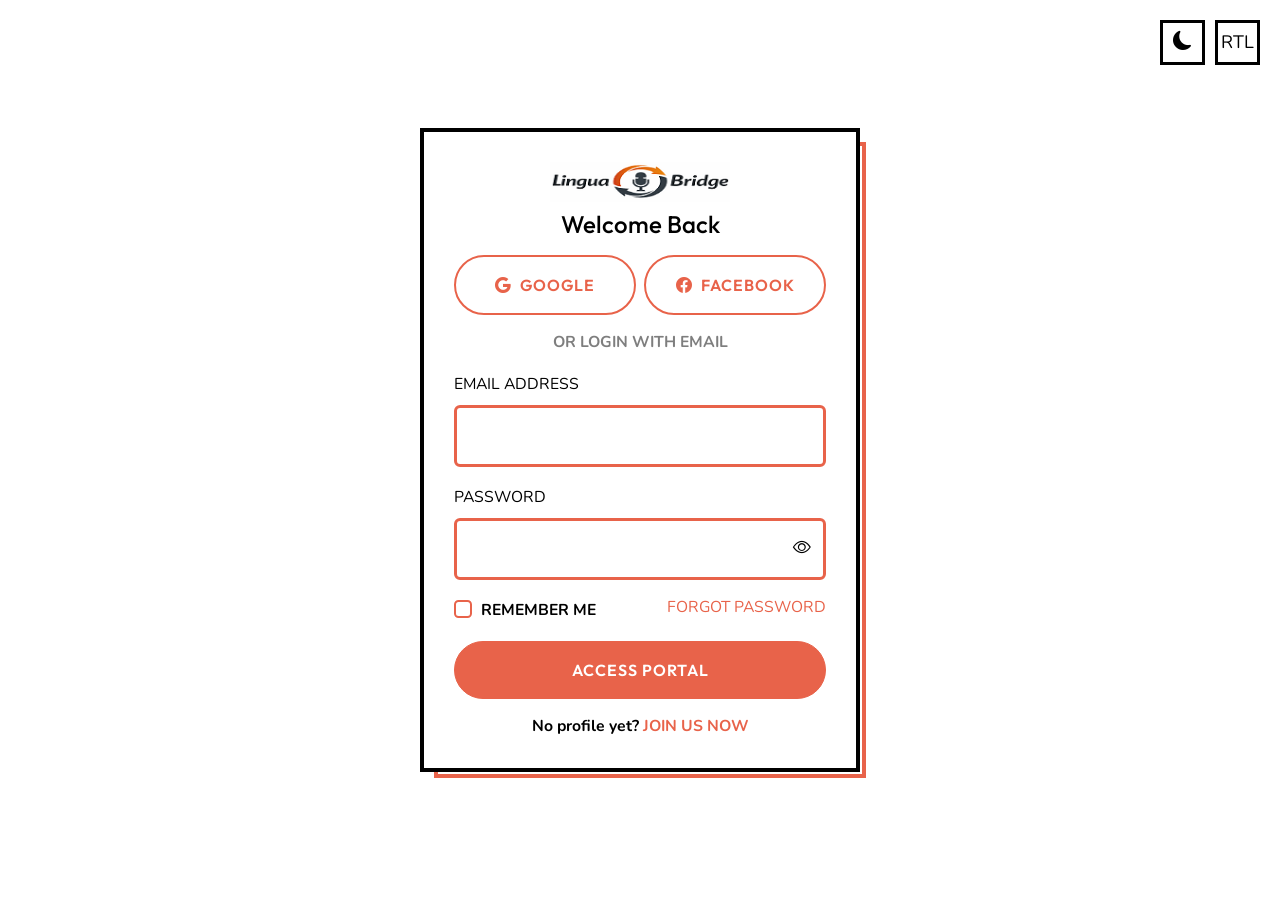
<file: login.html>
<!DOCTYPE html>
<html lang="en" data-theme="light" dir="ltr">

<head>
    <!-- Core Meta -->
    <meta charset="UTF-8">
    <meta name="viewport" content="width=device-width, initial-scale=1.0">
    <title>Access | LinguaBridge - Login</title>
    <link rel="icon" type="image/png" href="assets/images/favicon.png">
    <link rel="preconnect" href="https://fonts.googleapis.com">
    <link rel="preconnect" href="https://fonts.gstatic.com" crossorigin>
    <link href="https://fonts.googleapis.com/css2?family=Nunito:wght@400;700&family=Outfit:wght@700;800&display=swap"
        rel="stylesheet">
    <link href="https://cdn.jsdelivr.net/npm/bootstrap@5.3.0/dist/css/bootstrap.min.css" rel="stylesheet">
    <link rel="stylesheet" href="https://cdn.jsdelivr.net/npm/bootstrap-icons@1.11.1/font/bootstrap-icons.css">
    <link rel="stylesheet" href="assets/css/style.css">
    <link rel="stylesheet" href="assets/css/dark-mode.css">
    <style>
        body {
            min-height: 100vh;
            display: flex;
            align-items: center;
            justify-content: center;
            padding: 60px 20px;
            background-color: var(--bg-color);
            color: var(--text-color);
        }

        .auth-card {
            width: 100%;
            max-width: 440px;
            padding: 30px;
            border-radius: 0;
            position: relative;
            background-color: var(--bg-color);
            border: 4px solid var(--border-color);
            color: var(--text-color);
        }

        .auth-card::before {
            content: '';
            position: absolute;
            top: 10px;
            left: 10px;
            right: -10px;
            bottom: -10px;
            border: 4px solid var(--primary-color);
            z-index: -1;
        }

        /* Auth Page Toggles */
        .auth-toggles {
            position: fixed;
            top: 20px;
            right: 20px;
            display: flex;
            gap: 10px;
            z-index: 1000;
        }

        .auth-toggle-btn {
            width: 45px;
            height: 45px;
            border-radius: 0;
            border: 3px solid var(--border-color);
            background: var(--bg-color);
            color: var(--text-color);
            display: flex;
            align-items: center;
            justify-content: center;
            cursor: pointer;
            transition: all 0.2s;
            position: relative;
        }

        .auth-toggle-btn:hover {
            transform: translate(-2px, -2px);
            box-shadow: 4px 4px 0 var(--primary-color);
        }

        .auth-toggle-btn i {
            font-size: 1.2rem;
        }

        [dir="rtl"] .auth-toggles {
            right: auto;
            left: 20px;
        }

        @media (max-width: 576px) {
            .auth-toggles {
                top: 10px;
                right: 10px;
            }

            .auth-toggle-btn {
                width: 38px;
                height: 38px;
                border-width: 2px;
            }

            .auth-toggle-btn i {
                font-size: 1rem;
            }

            .auth-card {
                padding: 20px;
            }
        }
    </style>
</head>

<body>
    <div class="auth-toggles">
        <button class="auth-toggle-btn theme-toggle-btn" title="Toggle Theme">
            <i class="bi bi-moon-fill theme-toggle-icon"></i>
        </button>
        <button class="auth-toggle-btn rtl-toggle-btn fw-800" title="Toggle RTL">RTL</button>
    </div>

    <div class="auth-card">
        <div class="text-center mb-3">
            <a href="index.html" class="d-inline-flex align-items-center mb-2 text-decoration-none">
                <img src="assets/images/Logo2.png" alt="LinguaBridge" width="180" height="40">
            </a>
            <h2 class="fw-800 h4 mb-0">Welcome Back</h2>
        </div>

        <div class="d-flex flex-column flex-sm-row gap-2 mb-3">
            <button
                class="btn btn-outline border-2 w-100 py-3 fw-800 d-flex align-items-center justify-content-center gap-2"><i
                    class="bi bi-google"></i> GOOGLE</button>
            <button
                class="btn btn-outline border-2 w-100 py-3 fw-800 d-flex align-items-center justify-content-center gap-2"><i
                    class="bi bi-facebook"></i> FACEBOOK</button>
        </div>

        <div class="text-center mb-2">
            <p class="small fw-bold text-uppercase tracking-widest opacity-50 px-0">OR LOGIN WITH EMAIL</p>
        </div>

        <form class="needs-validation" novalidate id="login-form">
            <div class="mb-3">
                <label class="form-label fw-800 small tracking-widest uppercase">EMAIL ADDRESS</label>
                <input type="email" class="form-control border-3 border-primary p-3 bg-transparent text-inherit"
                    required>
            </div>
            <div class="mb-3">
                <label class="form-label fw-800 small tracking-widest uppercase">PASSWORD</label>
                <div class="password-group">
                    <input type="password" class="form-control border-3 border-primary p-3 bg-transparent text-inherit"
                        required>
                    <button type="button" class="password-toggle" aria-label="Toggle Password Visibility">
                        <i class="bi bi-eye"></i>
                    </button>
                </div>
            </div>
            <div class="d-flex justify-content-between mb-3">
                <div class="form-check">
                    <input class="form-check-input border-2 border-primary" type="checkbox" id="remember">
                    <label class="form-check-label fw-bold small" for="remember">REMEMBER ME</label>
                </div>
                <a href="#" class="small text-primary fw-800 text-decoration-none">FORGOT PASSWORD</a>
            </div>
            <button type="submit" class="btn btn-primary w-100 py-3 fw-800"
                onclick="window.location.href='index.html'; return false;">ACCESS PORTAL</button>
        </form>

        <div class="text-center mt-3">
            <p class="small fw-bold mb-0">No profile yet? <a href="register.html"
                    class="text-primary fw-800 text-decoration-none">JOIN US NOW</a></p>
        </div>
    </div>
    <script src="https://cdn.jsdelivr.net/npm/bootstrap@5.3.0/dist/js/bootstrap.bundle.min.js"></script>
    <script src="assets/js/main.js"></script>
</body>

</html>
</file>
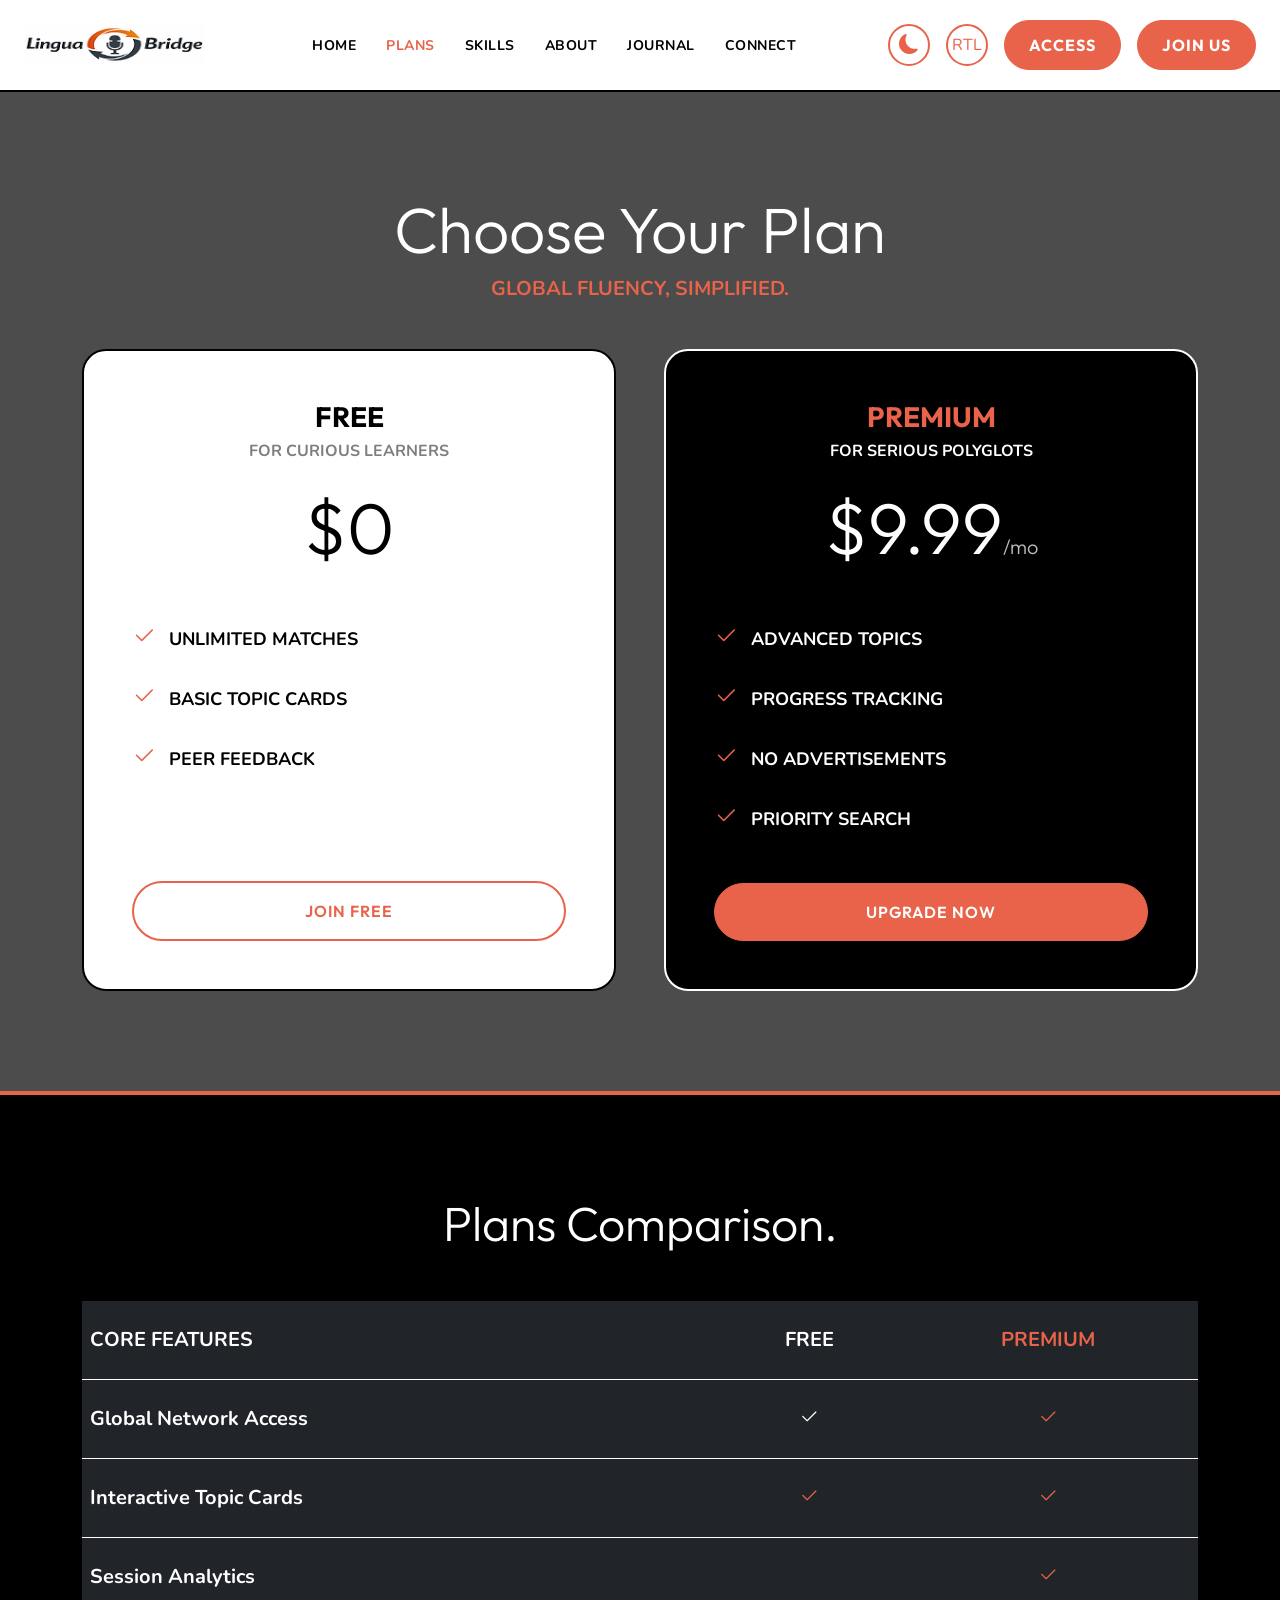
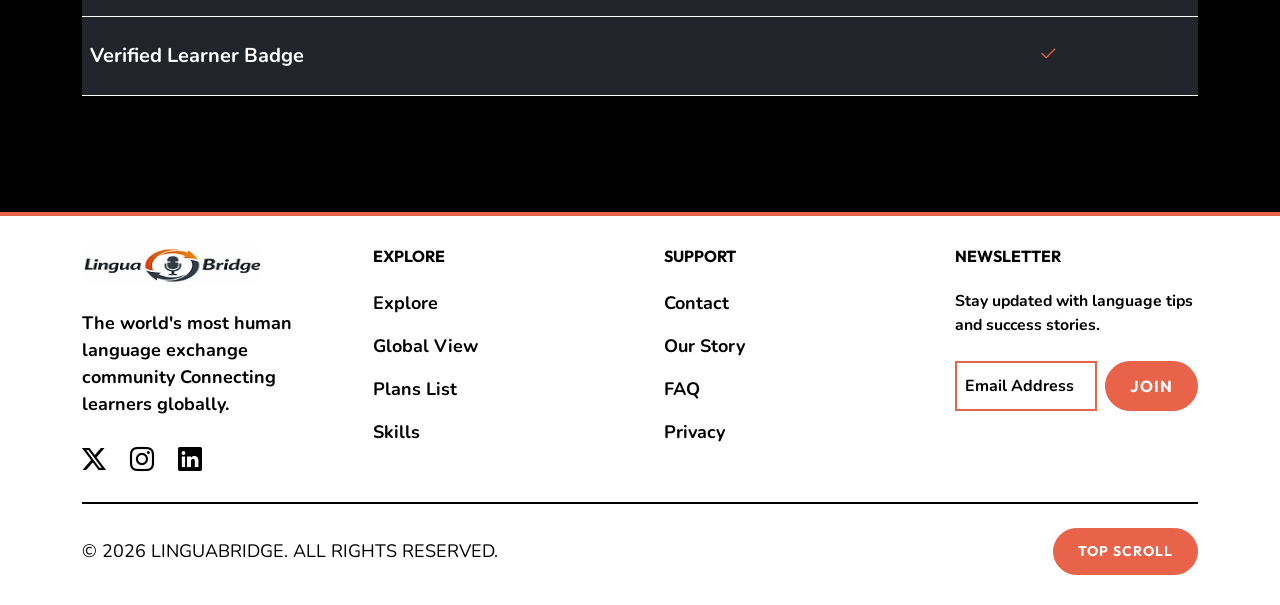
<file: pricing.html>
<!DOCTYPE html>
<html lang="en" data-theme="light" dir="ltr">

<head>
    <!-- Core Meta -->
    <meta charset="UTF-8">
    <meta name="viewport" content="width=device-width, initial-scale=1.0">
    <title>Plans | LinguaBridge - Free vs Premium</title>

    <!-- Favicon -->
    <link rel="icon" type="image/png" href="assets/images/favicon.png">

    <!-- Fonts -->
    <link rel="preconnect" href="https://fonts.googleapis.com">
    <link rel="preconnect" href="https://fonts.gstatic.com" crossorigin>
    <link href="https://fonts.googleapis.com/css2?family=Nunito:wght@400;700&family=Outfit:wght@700;800&display=swap"
        rel="stylesheet">

    <!-- Bootstrap & Icons -->
    <link href="https://cdn.jsdelivr.net/npm/bootstrap@5.3.0/dist/css/bootstrap.min.css" rel="stylesheet">
    <link rel="stylesheet" href="https://cdn.jsdelivr.net/npm/bootstrap-icons@1.11.1/font/bootstrap-icons.css">

    <!-- Custom CSS -->
    <link rel="stylesheet" href="assets/css/style.css">
    <link rel="stylesheet" href="assets/css/dark-mode.css">
    <link rel="stylesheet" href="assets/css/rtl.css">
</head>

<body>

    <!-- Header (Identical on all pages) -->
    <header class="navbar navbar-expand-custom sticky-top">
        <div class="container-fluid px-4">
            <a class="navbar-brand d-flex align-items-center" href="index.html">
                <img src="assets/images/Logo2.png" alt="LinguaBridge" width="180" height="40">
            </a>

            <!-- Right-aligned Toggler for Mobile -->
            <button class="navbar-toggler p-2" type="button" data-bs-toggle="offcanvas"
                data-bs-target="#offcanvasNavbar" aria-controls="offcanvasNavbar" aria-label="Toggle navigation">
                <i class="bi bi-list fs-3"></i>
            </button>

            <!-- Desktop Navigation (Hidden < 1100px) -->
            <div class="collapse navbar-collapse" id="navbarNav">
                <ul class="navbar-nav mx-auto">
                    <li class="nav-item dropdown">
                        <a class="nav-link dropdown-toggle" href="#" id="homeDropdown" role="button"
                            data-bs-toggle="dropdown" aria-expanded="false">
                            Home
                        </a>
                        <ul class="dropdown-menu" aria-labelledby="homeDropdown">
                            <li><a class="dropdown-item" href="index.html">Explorer</a></li>
                            <li><a class="dropdown-item" href="home-2.html">Global</a></li>
                        </ul>
                    </li>
                    <li class="nav-item"><a class="nav-link active" href="pricing.html">Plans</a></li>
                    <li class="nav-item"><a class="nav-link" href="services.html">Skills</a></li>
                    <li class="nav-item"><a class="nav-link" href="about.html">About</a></li>
                    <li class="nav-item"><a class="nav-link" href="blog.html">Journal</a></li>
                    <li class="nav-item"><a class="nav-link" href="contact.html">Connect</a></li>
                </ul>
                <div class="d-flex align-items-center gap-3 desktop-nav-buttons">
                    <button class="btn nav-btn-icon theme-toggle-btn"><i
                            class="bi bi-moon-fill theme-toggle-icon fs-5"></i></button>
                    <button class="btn nav-btn-icon rtl-toggle-btn fw-800">RTL</button>
                    <a href="dashboard.html" class="btn btn-primary fw-bold">Access</a>
                    <a href="register.html" class="btn btn-primary fw-bold">Join Us</a>
                </div>
            </div>

            <!-- Offcanvas Menu (Visible < 1100px) -->
            <div class="offcanvas offcanvas-end" tabindex="-1" id="offcanvasNavbar"
                aria-labelledby="offcanvasNavbarLabel">
                <div class="offcanvas-header border-bottom border-2 border-primary">
                    <button type="button" class="btn-close text-reset ms-auto" data-bs-dismiss="offcanvas"
                        aria-label="Close"></button>
                </div>
                <div class="offcanvas-body d-flex flex-column">
                    <nav class="navbar-nav gap-2">
                        <div class="nav-item-group">
                            <span class="nav-link disabled fw-800 text-primary small mb-1"
                                style="opacity: 1;">HOME</span>
                            <div class="mobile-submenu d-flex flex-column gap-2">
                                <a class="nav-link" href="index.html">EXPLORE</a>
                                <a class="nav-link" href="home-2.html">GLOBAL</a>
                            </div>
                        </div>
                        <a class="nav-link active" href="pricing.html">PLANS</a>
                        <a class="nav-link" href="services.html">SKILLS</a>
                        <a class="nav-link" href="about.html">ABOUT</a>
                        <a class="nav-link" href="blog.html">JOURNAL</a>
                        <a class="nav-link" href="contact.html">CONNECT</a>
                    </nav>

                    <div class="mt-auto pt-5">
                        <div class="d-flex gap-2 mb-4">
                            <button class="btn btn-outline border-2 w-100 p-3 theme-toggle-btn"><i
                                    class="bi bi-moon-fill theme-toggle-icon"></i></button>
                            <button class="btn btn-outline border-2 w-100 p-3 rtl-toggle-btn fw-800">RTL</button>
                        </div>
                        <a href="dashboard.html" class="btn btn-primary w-100 py-3 fw-800 mb-3">ACCESS PORTAL</a>
                        <a href="register.html" class="btn btn-outline border-3 border-primary w-100 py-3 fw-800">JOIN
                            US</a>
                    </div>
                </div>
            </div>
        </div>
    </header>

    <main>
        <section class="section-padding border-bottom border-4 border-primary"
            style="background: linear-gradient(rgba(0,0,0,0.7), rgba(0,0,0,0.7)), url('https://images.unsplash.com/photo-1552664730-d307ca884978?w=1200&h=400&fit=crop') center/cover no-repeat;">
            <div class="container">
                <div class="text-center mb-5">
                    <h2 class="display-3 fw-800 text-white">Choose Your Plan</h2>
                    <p class="h5 fw-bold text-primary text-uppercase tracking-widest">Global Fluency, Simplified.</p>
                </div>
                <div class="row g-5">
                    <!-- Strict 2-Column Grid -->
                    <div class="col-md-6">
                        <div class="card p-5 shadow-none text-center">
                            <h3 class="fw-800 text-uppercase tracking-widest">FREE</h3>
                            <p class="h6 fw-bold text-black opacity-50 mb-4">FOR CURIOUS LEARNERS</p>
                            <h2 class="display-2 fw-800 mb-5">$0</h2>
                            <ul class="list-unstyled d-grid gap-4 text-start fw-bold mb-5">
                                <li><i class="bi bi-check2 text-primary fs-4 me-2"></i> UNLIMITED MATCHES</li>
                                <li><i class="bi bi-check2 text-primary fs-4 me-2"></i> BASIC TOPIC CARDS</li>
                                <li><i class="bi bi-check2 text-primary fs-4 me-2"></i> PEER FEEDBACK</li>
                            </ul>
                            <div class="mt-auto">
                                <a href="register.html"
                                    class="btn btn-outline border-2 border-black w-100 py-3 fw-800">JOIN FREE</a>
                            </div>
                        </div>
                    </div>
                    <div class="col-md-6">
                        <div class="card p-5 section-inverted h-100 shadow-none text-center">
                            <h3 class="fw-800 text-uppercase tracking-widest text-primary">PREMIUM</h3>
                            <p class="h6 fw-bold opacity-60 mb-4">FOR SERIOUS POLYGLOTS</p>
                            <h2 class="display-2 fw-800 mb-5">$9.99<small class="fs-5 opacity-75">/mo</small></h2>
                            <ul class="list-unstyled d-grid gap-4 text-start fw-bold mb-5">
                                <li><i class="bi bi-check2 text-primary fs-4 me-2"></i> ADVANCED TOPICS</li>
                                <li><i class="bi bi-check2 text-primary fs-4 me-2"></i> PROGRESS TRACKING</li>
                                <li><i class="bi bi-check2 text-primary fs-4 me-2"></i> NO ADVERTISEMENTS</li>
                                <li><i class="bi bi-check2 text-primary fs-4 me-2"></i> PRIORITY SEARCH</li>
                            </ul>
                            <div class="mt-auto">
                                <a href="register.html" class="btn btn-primary w-100 py-3 fw-800">UPGRADE NOW</a>
                            </div>
                        </div>
                    </div>
                </div>
            </div>
        </section>

        <!-- Feature Table (Zero-Grey) -->
        <section class="section-padding section-inverted">
            <div class="container">
                <h2 class="display-5 fw-800 text-center mb-5">Plans Comparison.</h2>
                <div class="table-responsive">
                    <table class="table table-dark table-borderless fs-5 fw-bold">
                        <thead class="border-bottom border-white">
                            <tr>
                                <th class="py-4">CORE FEATURES</th>
                                <th class="text-center py-4">FREE</th>
                                <th class="text-center py-4 text-primary">PREMIUM</th>
                            </tr>
                        </thead>
                        <tbody>
                            <tr class="border-bottom border-white">
                                <td class="py-4">Global Network Access</td>
                                <td class="text-center py-4"><i class="bi bi-check2"></i></td>
                                <td class="text-center py-4 text-primary"><i class="bi bi-check2"></i></td>
                            </tr>
                            <tr class="border-bottom border-white">
                                <td class="py-4">Interactive Topic Cards</td>
                                <td class="text-center py-4 text-primary"><i class="bi bi-check2"></i></td>
                                <td class="text-center py-4 text-primary"><i class="bi bi-check2"></i></td>
                            </tr>
                            <tr class="border-bottom border-white">
                                <td class="py-4">Session Analytics</td>
                                <td class="text-center py-4 text-muted"><i class="bi bi-dash"></i></td>
                                <td class="text-center py-4 text-primary"><i class="bi bi-check2"></i></td>
                            </tr>
                            <tr class="border-bottom border-white">
                                <td class="py-4">Verified Learner Badge</td>
                                <td class="text-center py-4 text-muted"><i class="bi bi-dash"></i></td>
                                <td class="text-center py-4 text-primary"><i class="bi bi-check2"></i></td>
                            </tr>
                        </tbody>
                    </table>
                </div>
            </div>
        </section>
    </main>

    <footer class="footer border-top border-4 border-primary footer-padding">
        <div class="container">
            <div class="row g-5">
                <div class="col-md-6 col-lg-3">
                    <a class="d-flex align-items-center mb-4" href="index.html">
                        <img src="assets/images/Logo2.png" alt="LinguaBridge" width="180" height="40">
                    </a>
                    <p class="text-black fw-bold mb-4">The world's most human language exchange community Connecting
                        learners globally.</p>
                    <div class="d-flex gap-4">
                        <a href="#"><i class="bi bi-twitter-x fs-4 text-black"></i></a>
                        <a href="#"><i class="bi bi-instagram fs-4 text-black"></i></a>
                        <a href="#"><i class="bi bi-linkedin fs-4 text-black"></i></a>
                    </div>
                </div>
                <div class="col-md-6 col-lg-3">
                    <h6 class="fw-800 text-uppercase tracking-widest mb-4">Explore</h6>
                    <ul class="list-unstyled d-grid gap-3">
                        <li><a href="index.html" class="fw-bold text-inherit">Explore</a></li>
                        <li><a href="home-2.html" class="fw-bold text-inherit">Global View</a></li>
                        <li><a href="pricing.html" class="fw-bold text-inherit">Plans List</a></li>
                        <li><a href="services.html" class="fw-bold text-inherit">Skills</a></li>
                    </ul>
                </div>
                <div class="col-md-6 col-lg-3">
                    <h6 class="fw-800 text-uppercase tracking-widest mb-4">Support</h6>
                    <ul class="list-unstyled d-grid gap-3">
                        <li><a href="contact.html" class="fw-bold text-inherit">Contact</a></li>
                        <li><a href="about.html" class="fw-bold text-inherit">Our Story</a></li>
                        <li><a href="#" class="fw-bold text-inherit">FAQ</a></li>
                        <li><a href="#" class="fw-bold text-inherit">Privacy</a></li>
                    </ul>
                </div>
                <div class="col-md-6 col-lg-3">
                    <h6 class="fw-800 text-uppercase tracking-widest mb-4">Newsletter</h6>
                    <p class="fw-bold small mb-4">Stay updated with language tips and success stories.</p>
                    <form class="d-flex gap-2">
                        <input type="email"
                            class="form-control border-2 border-primary rounded-0 p-2 bg-transparent text-inherit fw-bold"
                            placeholder="Email Address">
                        <button class="btn btn-primary px-4 fw-bold">JOIN</button>
                    </form>
                </div>
            </div>
            <div
                class="border-top border-2 border-black mt-4 pt-4 d-flex flex-column flex-md-row justify-content-between align-items-center">
                <p class="fw-800 text-black mb-0">© 2026 LINGUABRIDGE. ALL RIGHTS RESERVED.</p>
                <a href="#" class="btn btn-primary btn-sm px-4 fw-bold mt-4 mt-md-0">TOP SCROLL</a>
            </div>
        </div>
    </footer>

    <script src="https://cdn.jsdelivr.net/npm/bootstrap@5.3.0/dist/js/bootstrap.bundle.min.js"></script>
    <script src="assets/js/main.js"></script>
</body>

</html>
</file>
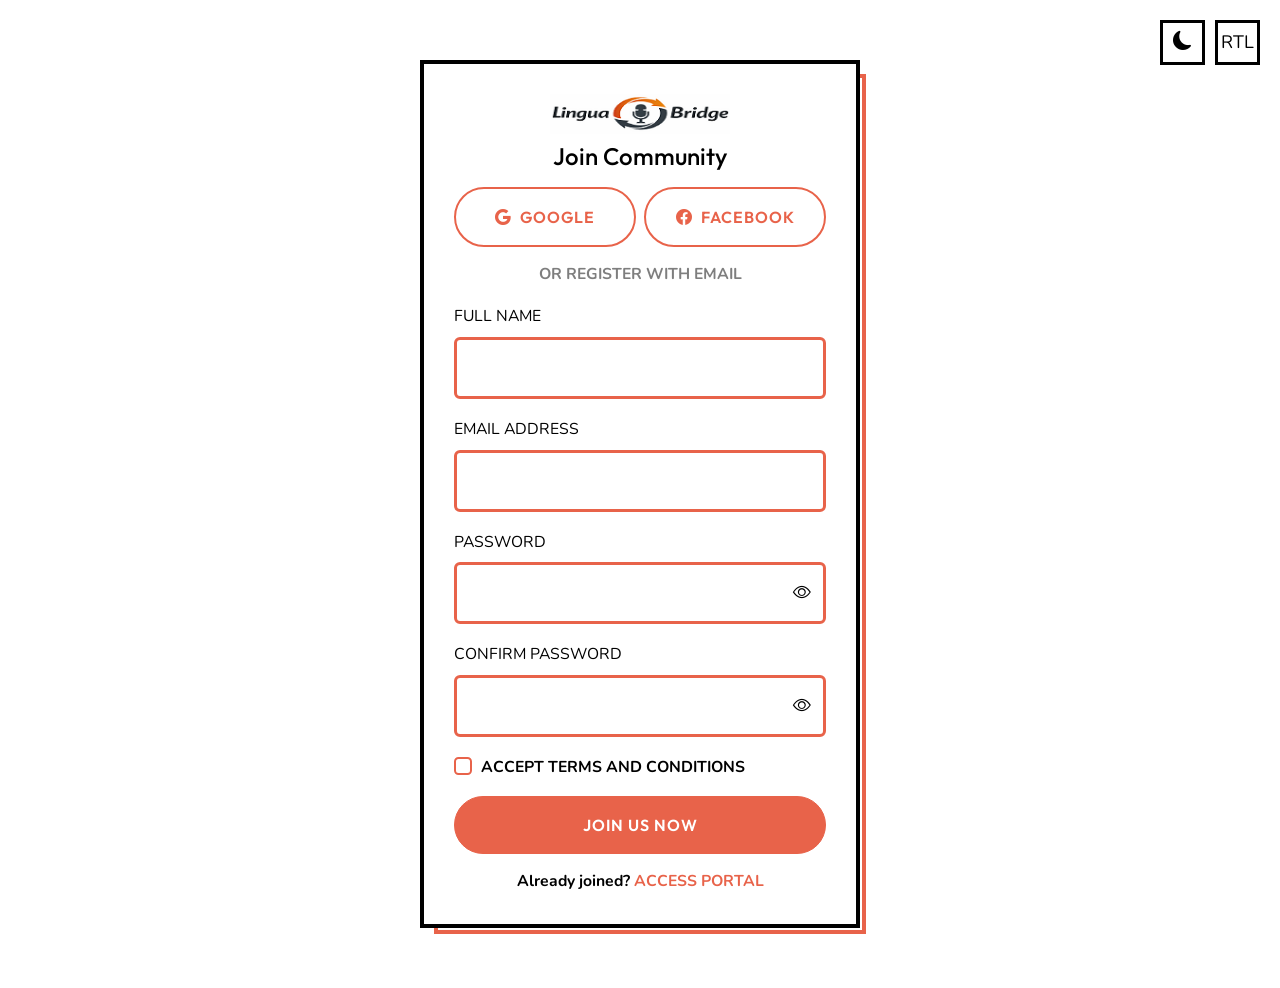
<file: register.html>
<!DOCTYPE html>
<html lang="en" data-theme="light" dir="ltr">

<head>
    <!-- Core Meta -->
    <meta charset="UTF-8">
    <meta name="viewport" content="width=device-width, initial-scale=1.0">
    <title>Join Us | LinguaBridge - Start Learning</title>
    <link rel="icon" type="image/png" href="assets/images/favicon.png">
    <link rel="preconnect" href="https://fonts.googleapis.com">
    <link rel="preconnect" href="https://fonts.gstatic.com" crossorigin>
    <link href="https://fonts.googleapis.com/css2?family=Nunito:wght@400;700&family=Outfit:wght@700;800&display=swap"
        rel="stylesheet">
    <link href="https://cdn.jsdelivr.net/npm/bootstrap@5.3.0/dist/css/bootstrap.min.css" rel="stylesheet">
    <link rel="stylesheet" href="https://cdn.jsdelivr.net/npm/bootstrap-icons@1.11.1/font/bootstrap-icons.css">
    <link rel="stylesheet" href="assets/css/style.css">
    <link rel="stylesheet" href="assets/css/dark-mode.css">
    <style>
        body {
            min-height: 100vh;
            display: flex;
            align-items: center;
            justify-content: center;
            padding: 60px 20px;
            background-color: var(--bg-color);
            color: var(--text-color);
        }

        .auth-card {
            width: 100%;
            max-width: 440px;
            padding: 30px;
            border-radius: 0;
            position: relative;
            background-color: var(--bg-color);
            border: 4px solid var(--border-color);
            color: var(--text-color);
        }

        .auth-card::before {
            content: '';
            position: absolute;
            top: 10px;
            left: 10px;
            right: -10px;
            bottom: -10px;
            border: 4px solid var(--primary-color);
            z-index: -1;
        }

        /* Auth Page Toggles */
        .auth-toggles {
            position: fixed;
            top: 20px;
            right: 20px;
            display: flex;
            gap: 10px;
            z-index: 1000;
        }

        .auth-toggle-btn {
            width: 45px;
            height: 45px;
            border-radius: 0;
            border: 3px solid var(--border-color);
            background: var(--bg-color);
            color: var(--text-color);
            display: flex;
            align-items: center;
            justify-content: center;
            cursor: pointer;
            transition: all 0.2s;
            position: relative;
        }

        .auth-toggle-btn:hover {
            transform: translate(-2px, -2px);
            box-shadow: 4px 4px 0 var(--primary-color);
        }

        .auth-toggle-btn i {
            font-size: 1.2rem;
        }

        [dir="rtl"] .auth-toggles {
            right: auto;
            left: 20px;
        }

        @media (max-width: 576px) {
            .auth-toggles {
                top: 10px;
                right: 10px;
            }

            .auth-toggle-btn {
                width: 38px;
                height: 38px;
                border-width: 2px;
            }

            .auth-toggle-btn i {
                font-size: 1rem;
            }

            .auth-card {
                padding: 20px;
            }
        }
    </style>
</head>

<body>
    <div class="auth-toggles">
        <button class="auth-toggle-btn theme-toggle-btn" title="Toggle Theme">
            <i class="bi bi-moon-fill theme-toggle-icon"></i>
        </button>
        <button class="auth-toggle-btn rtl-toggle-btn fw-800" title="Toggle RTL">RTL</button>
    </div>

    <div class="auth-card">
        <div class="text-center mb-3">
            <a href="index.html" class="d-inline-flex align-items-center mb-2 text-decoration-none">
                <img src="assets/images/Logo2.png" alt="LinguaBridge" width="180" height="40">
            </a>
            <h2 class="fw-800 h4 mb-0">Join Community</h2>
        </div>

        <div class="d-flex flex-column flex-sm-row gap-2 mb-3">
            <button
                class="btn btn-outline border-2 w-100 py-3 fw-800 d-flex align-items-center justify-content-center gap-2"><i
                    class="bi bi-google"></i> GOOGLE</button>
            <button
                class="btn btn-outline border-2 w-100 py-3 fw-800 d-flex align-items-center justify-content-center gap-2"><i
                    class="bi bi-facebook"></i> FACEBOOK</button>
        </div>

        <div class="text-center mb-2">
            <p class="small fw-bold text-uppercase tracking-widest opacity-50 px-0">OR REGISTER WITH EMAIL</p>
        </div>

        <form class="needs-validation" novalidate id="register-form">
            <div class="mb-3">
                <label class="form-label fw-800 small tracking-widest uppercase">FULL NAME</label>
                <input type="text" class="form-control border-3 border-primary p-3 bg-transparent text-inherit"
                    required>
            </div>
            <div class="mb-3">
                <label class="form-label fw-800 small tracking-widest uppercase">EMAIL ADDRESS</label>
                <input type="email" class="form-control border-3 border-primary p-3 bg-transparent text-inherit"
                    required>
            </div>
            <div class="mb-3">
                <label class="form-label fw-800 small tracking-widest uppercase">PASSWORD</label>
                <div class="password-group">
                    <input type="password" class="form-control border-3 border-primary p-3 bg-transparent text-inherit"
                        required>
                    <button type="button" class="password-toggle" aria-label="Toggle Password Visibility">
                        <i class="bi bi-eye"></i>
                    </button>
                </div>
            </div>
            <div class="mb-3">
                <label class="form-label fw-800 small tracking-widest uppercase">CONFIRM PASSWORD</label>
                <div class="password-group">
                    <input type="password" class="form-control border-3 border-primary p-3 bg-transparent text-inherit"
                        required>
                    <button type="button" class="password-toggle" aria-label="Toggle Password Visibility">
                        <i class="bi bi-eye"></i>
                    </button>
                </div>
            </div>
            <div class="form-check mb-3">
                <input class="form-check-input border-2 border-primary" type="checkbox" id="terms" required>
                <label class="form-check-label fw-bold small" for="terms">ACCEPT TERMS AND CONDITIONS</label>
            </div>
            <button type="submit" class="btn btn-primary w-100 py-3 fw-800">JOIN US NOW</button>
        </form>

        <div class="text-center mt-3">
            <p class="small fw-bold mb-0">Already joined? <a href="login.html"
                    class="text-primary fw-800 text-decoration-none">ACCESS PORTAL</a></p>
        </div>
    </div>
    <script src="https://cdn.jsdelivr.net/npm/bootstrap@5.3.0/dist/js/bootstrap.bundle.min.js"></script>
    <script src="assets/js/main.js"></script>
    <script>
        document.getElementById('register-form').addEventListener('submit', (e) => {
            if (e.target.checkValidity()) {
                e.preventDefault();
                window.location.href = 'index.html';
            }
        });
    </script>
</body>

</html>
</file>
<file: assets/css/style.css>
:root {
    --primary-color: #E8634A; /* Warm Coral */
    --secondary-color: #000;  /* Black */
    --bg-color: #FFF;         /* White */
    --text-color: #000;
    --border-color: #000;     /* Default Border */
    
    /* Section specific variables for theme-awareness */
    --section-bg: var(--bg-color);
    --section-text: var(--text-color);
    --section-border: var(--border-color);

    --font-heading: 'Outfit', sans-serif;
    --font-body: 'Nunito', sans-serif;
    --transition: 0.3s cubic-bezier(0.25, 0.46, 0.45, 0.94);
    
    /* Neo-Brutalist Tokens */
    --shadow-offset: 6px;
    --shadow-color: #000;
    --card-radius: 24px; 
}

/* Base Styles */
body {
    font-family: var(--font-body);
    font-size: 18px;
    line-height: 1.5;
    color: var(--text-color);
    background-color: var(--bg-color);
    margin: 0;
}

h1,
h2,
h3,
h4,
h5,
h6 {
    font-family: var(--font-heading);
    font-weight: 700;
    line-height: 1.25;
    color: inherit;
}

h1 {
    font-size: 48px;
}

h2 {
    font-size: 36px;
}

h3 {
    font-size: 28px;
}

a {
    color: var(--primary-color);
    text-decoration: none;
    transition: var(--transition);
}

a:hover {
    opacity: 0.8;
}

.contact-social-icons a {
    width: 44px;
    height: 44px;
    display: inline-flex;
    align-items: center;
    justify-content: center;
    border: 2px solid rgba(0, 0, 0, 0.35);
    border-radius: 999px;
    opacity: 1;
}

.section-inverted .contact-social-icons a {
    border-color: rgba(255, 255, 255, 0.35);
}

.contact-social-icons a:hover {
    background-color: var(--primary-color);
    border-color: var(--primary-color);
    color: #FFF !important;
    opacity: 1;
    transform: translateY(-2px);
    box-shadow: 0 10px 25px rgba(232, 99, 74, 0.35);
}

.contact-social-icons a:focus-visible {
    outline: 2px solid currentColor;
    outline-offset: 3px;
    opacity: 1;
}

.text-inherit {
    color: inherit !important;
}

input::placeholder,
textarea::placeholder,
.form-control::placeholder {
    color: currentColor !important;
    opacity: 1 !important;
}

input::-webkit-input-placeholder,
textarea::-webkit-input-placeholder,
.form-control::-webkit-input-placeholder {
    color: currentColor !important;
    opacity: 1 !important;
}

input::-moz-placeholder,
textarea::-moz-placeholder,
.form-control::-moz-placeholder {
    color: currentColor !important;
    opacity: 1 !important;
}

input:-ms-input-placeholder,
textarea:-ms-input-placeholder,
.form-control:-ms-input-placeholder {
    color: currentColor !important;
    opacity: 1 !important;
}

input::-ms-input-placeholder,
textarea::-ms-input-placeholder,
.form-control::-ms-input-placeholder {
    color: currentColor !important;
    opacity: 1 !important;
}

.section-inverted .form-control,
.section-inverted .form-select,
.section-inverted input,
.section-inverted textarea {
    background-color: transparent !important;
    color: var(--section-text) !important;
    border-color: var(--primary-color) !important;
}

.section-inverted .form-control::placeholder,
.section-inverted .form-select::placeholder,
.section-inverted input::placeholder,
.section-inverted textarea::placeholder {
    color: var(--section-text) !important;
    opacity: 1 !important;
}

.section-inverted .form-control:focus,
.section-inverted .form-select:focus,
.section-inverted input:focus,
.section-inverted textarea:focus {
    box-shadow: none !important;
    border-color: var(--primary-color) !important;
}

/* Buttons (5-12 chars for text) */
.btn-primary {
    background-color: var(--primary-color) !important;
    border-color: var(--primary-color) !important;
    color: #FFF !important;
    padding: 12px 24px;
    border-radius: 50px;
    font-family: var(--font-heading);
    text-transform: uppercase;
    letter-spacing: 1px;
    font-weight: 600;
    transition: var(--transition);
    min-height: 44px;
}

.btn-outline {
    background-color: transparent !important;
    border: 2px solid var(--primary-color) !important;
    color: var(--primary-color) !important;
    padding: 12px 24px;
    border-radius: 50px;
    font-family: var(--font-heading);
    text-transform: uppercase;
    letter-spacing: 1px;
    font-weight: 600;
    transition: var(--transition);
}

.btn:hover {
    transform: translateY(-2px);
    box-shadow: 0 4px 15px rgba(232, 99, 74, 0.3);
}

.nav-btn-icon {
    width: 42px;
    height: 42px;
    display: inline-flex !important;
    align-items: center;
    justify-content: center;
    border: 2px solid var(--primary-color) !important;
    background-color: transparent !important;
    color: var(--primary-color) !important;
    transition: var(--transition);
    padding: 0 !important;
    border-radius: 999px !important;
    text-decoration: none !important;
}

.nav-btn-icon:hover {
    background-color: var(--primary-color) !important;
    border-color: var(--primary-color) !important;
    color: #FFF !important;
}

/* Theme color overrides for Bootstrap utilities */
.bg-primary {
    background-color: var(--primary-color) !important;
}

.text-primary {
    color: var(--primary-color) !important;
}

.border-primary {
    border-color: var(--primary-color) !important;
}

/* Header & Nav */
.navbar {
    padding: 20px 0;
    border-bottom: 2px solid var(--secondary-color);
    background-color: var(--bg-color);
    z-index: 1050;
}

.nav-link {
    color: var(--secondary-color) !important;
    font-weight: 700;
    padding: 10px 15px !important;
    text-transform: uppercase;
    font-size: 14px;
    letter-spacing: 0.5px;
}

.nav-link.active {
    color: var(--primary-color) !important;
}

/* Dropdown Hover Effect for Desktop */
@media (min-width: 1101px) {
    .nav-item.dropdown:hover > .dropdown-menu { 
        display: block !important; 
        margin-top: 0; 
        opacity: 1; 
        visibility: visible; 
        transform: translateY(0);
    } 

    .navbar-nav .dropdown-menu { 
        position: absolute !important; 
        top: 100%; 
        left: 0; 
        min-width: 200px; 
        opacity: 0; 
        visibility: hidden; 
        transition: var(--transition); 
        transform: translateY(5px); 
        box-shadow: 0 10px 30px rgba(0,0,0,0.1); 
        z-index: 1000; 
        display: block; /* Ensure it can transition opacity/visibility */
    } 

    /* Bridge always active to prevent flicker */
    .nav-link.dropdown-toggle::before {
        content: "";
        position: absolute;
        bottom: -20px;
        left: 0;
        width: 100%;
        height: 25px;
        display: block;
    }
}

/* Remove dropdown arrow */
.dropdown-toggle::after {
    display: none !important;
}

.dropdown-menu {
    background-color: var(--bg-color);
    border: 2px solid var(--secondary-color) !important;
    padding: 0;
    min-width: 160px;
}

.dropdown-item {
    color: var(--secondary-color) !important;
    padding: 12px 20px;
    font-size: 13px;
    font-weight: 700;
    letter-spacing: 0.5px;
    transition: var(--transition);
}

.dropdown-item:hover {
    background-color: var(--primary-color) !important;
    color: #FFF !important;
}

.dropdown-item.active {
    background-color: var(--primary-color) !important;
    color: #FFF !important;
}

/* Mobile Sub-navigation styling */
.mobile-submenu {
    border-left: 2px solid var(--primary-color);
    margin-left: 20px;
    margin-bottom: 10px;
}

/* Strict 2-Column Grid Rules (2x1, 2x2, 2x3) */
.row-cols-12 {
    display: flex;
    flex-wrap: wrap;
}

.row-cols-12>* {
    flex: 0 0 50%;
    max-width: 50%;
}

@media (max-width: 768px) {
    .row-cols-12>* {
        flex: 0 0 100%;
        max-width: 100%;
    }
}

/* Custom Sections */
.section-padding {
    padding-top: 100px;
    padding-bottom: 100px;
}

.footer-padding {
    padding-top: 30px;
    padding-bottom: 30px;
}

.bg-light-alt {
    background-color: #FFF;
}

/* Prompt forbids grey, so light-alt is white */
.border-light-alt {
    border-color: var(--secondary-color);
}

section, .section-padding {
    background-color: var(--section-bg);
    color: var(--section-text);
}

.section-inverted {
    --section-bg: var(--secondary-color);
    --section-text: var(--bg-color);
    --section-border: var(--bg-color);
}

.card, .stat-card, .frame-card, .matchmaker-box {
    display: flex;
    flex-direction: column;
    height: 100%;
    background-color: var(--section-bg);
    color: var(--section-text);
    border: 2px solid var(--section-border) !important;
    border-radius: var(--card-radius) !important;
}

/* Responsive Navigation Updates */
.navbar-expand-custom {
    flex-flow: row nowrap;
    justify-content: flex-start;
}

.navbar-expand-custom .navbar-collapse {
    display: none !important;
}

.navbar-expand-custom .navbar-toggler {
    display: block !important;
}

@media (min-width: 1101px) {
    .navbar-expand-custom {
        flex-flow: row nowrap;
        justify-content: flex-start;
    }
    .navbar-expand-custom .navbar-collapse {
        display: flex !important;
        flex-basis: auto;
    }
    .navbar-expand-custom .navbar-nav {
        flex-direction: row;
    }
    .navbar-expand-custom .navbar-toggler {
        display: none !important;
    }
    .navbar-expand-custom .offcanvas {
        display: none !important;
    }
    .desktop-nav-buttons {
        display: flex !important;
    }
}

@media (max-width: 1100px) {
    .desktop-nav-buttons {
        display: none !important;
    }
}

.offcanvas {
    background-color: var(--bg-color);
    border-left: 4px solid var(--border-color);
    width: 300px !important;
}

[dir="rtl"] .offcanvas {
    border-left: none;
    border-right: 4px solid var(--border-color);
}

.offcanvas-header {
    border-bottom: 2px solid var(--border-color);
    padding: 2rem;
}

.offcanvas-body {
    padding: 2rem;
}

.offcanvas .nav-link {
    display: flex;
    align-items: center;
    padding: 15px 20px !important;
    color: var(--text-color) !important;
    border: 2px solid transparent !important;
    border-radius: 0;
    margin-bottom: 10px;
    transition: var(--transition);
    text-decoration: none;
    font-weight: 800;
    text-transform: uppercase;
    letter-spacing: 1px;
    font-size: 14px;
}

.offcanvas .nav-link:hover, 
.offcanvas .nav-link.active {
    border-color: var(--border-color) !important;
    color: var(--primary-color) !important;
    background: var(--bg-color);
}

[data-theme="dark"] .offcanvas .nav-link {
    border-bottom-color: transparent;
}

/* Navbar Toggler Visibility */
.navbar-toggler {
    border: 3px solid var(--border-color) !important;
    color: var(--text-color) !important;
    background-color: var(--bg-color) !important;
    transition: var(--transition);
}

[data-theme="dark"] .navbar-toggler {
    border-color: var(--primary-color) !important;
    color: #FFF !important;
    background-color: var(--primary-color) !important;
}

.navbar-toggler:focus {
    box-shadow: none !important;
    transform: scale(1.05);
}

.offcanvas-header .btn-close {
    filter: var(--theme-invert, none);
}

[data-theme="dark"] .offcanvas-header .btn-close {
    filter: invert(1) grayscale(100%) brightness(200%);
}

/* Animations */
.fade-up {
    opacity: 0;
    transform: translateY(20px);
    transition: all 0.6s ease;
}

.fade-up.visible {
    opacity: 1;
    transform: translateY(0);
}

/* Password Toggle Styles */
.password-group {
    position: relative;
    display: flex;
    align-items: center;
}

.password-group .form-control {
    padding-right: 50px !important;
}

.password-toggle {
    position: absolute;
    right: 15px;
    background: none;
    border: none;
    padding: 0;
    color: var(--text-color);
    cursor: pointer;
    z-index: 10;
    display: flex;
    align-items: center;
    justify-content: center;
    transition: var(--transition);
}

.password-toggle:hover {
    color: var(--primary-color);
}

[dir="rtl"] .password-group .form-control {
    padding-right: 15px !important;
    padding-left: 50px !important;
}

[dir="rtl"] .password-toggle {
    right: auto;
    left: 15px;
}

/* --- Neo-Brutalist Enhancements --- */

.neo-shadow {
    box-shadow: var(--shadow-offset) var(--shadow-offset) 0px var(--shadow-color) !important;
    transition: var(--transition) !important;
    border-radius: var(--card-radius) !important;
}

.neo-shadow:hover {
    transform: translate(-3px, -3px);
    box-shadow: calc(var(--shadow-offset) + 3px) calc(var(--shadow-offset) + 3px) 0px var(--primary-color) !important;
}

/* Avatar Stack */
.avatar-stack {
    display: flex;
    align-items: center;
}

.avatar-stack img {
    width: 44px;
    height: 44px;
    border-radius: 50%;
    border: 2px solid var(--secondary-color);
    background-color: var(--bg-color);
    margin-left: -12px;
    transition: var(--transition);
}

.avatar-stack img:first-child {
    margin-left: 0;
}

.avatar-stack img:hover {
    transform: translateY(-5px);
    z-index: 10;
    border-color: var(--primary-color);
}

/* Journey Component */
.journey-container {
    position: relative;
    padding: 60px 0;
}

@keyframes pulse-primary {
    0% { transform: scale(1); }
    50% { transform: scale(1.05); color: var(--primary-color); }
    100% { transform: scale(1); }
}

.pulse-active {
    animation: pulse-primary 0.5s ease-in-out;
}

.journey-path {
    position: absolute;
    top: 0;
    left: 50%;
    width: 4px;
    height: 100%;
    background: repeating-linear-gradient(to bottom, var(--primary-color) 0, var(--primary-color) 10px, transparent 10px, transparent 20px);
    transform: translateX(-50%);
    z-index: 0;
    opacity: 0.3;
}

.journey-step {
    position: relative;
    z-index: 1;
    margin-bottom: 80px;
}

.journey-card {
    background: var(--section-bg);
    border: 3px solid var(--section-border);
    padding: 30px;
    position: relative;
    border-radius: var(--card-radius);
    overflow: hidden;
}

.journey-dot {
    width: 24px;
    height: 24px;
    background: var(--primary-color);
    border: 4px solid var(--section-bg);
    border-radius: 50%;
    position: absolute;
    top: 50%;
    left: 50%;
    transform: translate(-50%, -50%);
    z-index: 2;
    box-shadow: 0 0 0 4px var(--primary-color);
}

@media (max-width: 991px) {
    .journey-path {
        left: 30px;
    }
    .journey-dot {
        left: 30px;
    }
    .journey-card {
        margin-left: 60px;
    }
}

/* Ticker Refinement */
.ticker-content {
    animation: ticker 30s linear infinite;
}

.ticker-item {
    display: inline-flex;
    align-items: center;
    gap: 10px;
    padding: 0 40px;
}
</file>
<file: assets/css/dark-mode.css>
[data-theme="dark"] {
    --bg-color: #000;         /* Pure Black */
    --text-color: #FFF;       /* White */
    --secondary-color: #FFF;  /* White Borders/Inverted text */
    --border-color: #FFF;
    
    /* Variables swap */
    --section-bg: var(--bg-color);
    --section-text: var(--text-color);
    --section-border: var(--border-color);

    color-scheme: dark;
    --shadow-color: var(--primary-color); /* Glow-like shadow in dark mode */
}

[data-theme="dark"] body {
    background-color: var(--bg-color);
    color: var(--text-color);
}

[data-theme="dark"] .navbar {
    background-color: var(--bg-color) !important;
    border-bottom: 2px solid var(--border-color) !important;
}

[data-theme="dark"] .nav-link {
    color: var(--text-color) !important;
}

[data-theme="dark"] .nav-link.active {
    color: var(--primary-color) !important;
}

[data-theme="dark"] .offcanvas {
    background-color: var(--bg-color) !important;
    color: var(--text-color);
    border-left: 2px solid var(--border-color);
}

[data-theme="dark"] .offcanvas .offcanvas-header {
    border-bottom-color: var(--border-color) !important;
}

[data-theme="dark"] .offcanvas .btn-close {
    filter: invert(1) grayscale(1);
    opacity: 1;
}

[data-theme="dark"] .dropdown-menu {
    background-color: var(--bg-color);
    border-color: var(--border-color) !important;
}

[data-theme="dark"] .dropdown-item {
    color: var(--text-color) !important;
}

[data-theme="dark"] .dropdown-item:hover {
    background-color: var(--primary-color) !important;
    color: #FFF !important;
}

[data-theme="dark"] .border-black {
    border-color: var(--border-color) !important;
}


/* Headings handled by color: inherit in style.css */

[data-theme="dark"] .footer {
    background-color: var(--bg-color);
    border-top: 2px solid var(--border-color);
}

[data-theme="dark"] input, [data-theme="dark"] select, [data-theme="dark"] textarea {
    background-color: var(--bg-color);
    color: var(--text-color);
    border: 2px solid var(--border-color) !important;
}

[data-theme="dark"] input::placeholder,
[data-theme="dark"] textarea::placeholder,
[data-theme="dark"] .form-control::placeholder,
[data-theme="dark"] .form-select::placeholder {
    color: var(--text-color) !important;
    opacity: 1 !important;
}

[data-theme="dark"] .section-inverted .form-control,
[data-theme="dark"] .section-inverted .form-select,
[data-theme="dark"] .section-inverted input,
[data-theme="dark"] .section-inverted textarea {
    background-color: transparent !important;
    color: var(--section-text) !important;
    border-color: var(--primary-color) !important;
}

[data-theme="dark"] .section-inverted .form-control::placeholder,
[data-theme="dark"] .section-inverted .form-select::placeholder,
[data-theme="dark"] .section-inverted input::placeholder,
[data-theme="dark"] .section-inverted textarea::placeholder {
    color: var(--section-text) !important;
    opacity: 1 !important;
}

[data-theme="dark"] .text-black, [data-theme="dark"] .text-dark {
    color: var(--text-color) !important;
}

[data-theme="dark"] .text-muted {
    color: rgba(255, 255, 255, 0.6) !important;
}

[data-theme="dark"] .navbar-brand, [data-theme="dark"] .brand-text {
    color: var(--text-color) !important;
}
</file>
<file: assets/css/rtl.css>
[dir="rtl"] {
    text-align: right;
    direction: rtl;
}

[dir="rtl"] .ms-auto {
    margin-right: auto !important;
    margin-left: 0 !important;
}

[dir="rtl"] .me-auto {
    margin-left: auto !important;
    margin-right: 0 !important;
}

[dir="rtl"] .text-start {
    text-align: right !important;
}

[dir="rtl"] .text-end {
    text-align: left !important;
}

[dir="rtl"] .ps-0 {
    padding-right: 0 !important;
}

[dir="rtl"] .pe-0 {
    padding-left: 0 !important;
}

/* Dashboard Specific RTL */
[dir="rtl"] .sidebar {
    left: auto;
    right: 0;
    border-left: 4px solid var(--border-color);
    border-right: none;
}

[dir="rtl"] .main-content {
    margin-left: 0;
    margin-right: 300px;
}

[dir="rtl"] .sidebar-link i {
    margin-right: 0;
    margin-left: 15px;
}

[dir="rtl"] .ms-2 {
    margin-right: 0.5rem !important;
    margin-left: 0 !important;
}

[dir="rtl"] .me-2 {
    margin-left: 0.5rem !important;
    margin-right: 0 !important;
}

[dir="rtl"] .ms-3 {
    margin-right: 1rem !important;
    margin-left: 0 !important;
}

[dir="rtl"] .me-3 {
    margin-left: 1rem !important;
    margin-right: 0 !important;
}

[dir="rtl"] .ms-4 {
    margin-right: 1.5rem !important;
    margin-left: 0 !important;
}

[dir="rtl"] .me-4 {
    margin-left: 1.5rem !important;
    margin-right: 0 !important;
}

[dir="rtl"] .text-lg-end {
    text-align: left !important;
}

[dir="rtl"] .justify-content-lg-end {
    justify-content: flex-start !important;
}

[dir="rtl"] .text-end {
    text-align: left !important;
}

/* Ensure inputs and selects don't flip their internal padding */
[dir="rtl"] .form-select {
    background-position: left 0.75rem center;
    padding-left: 2.25rem;
    padding-right: 0.75rem;
}

@media (max-width: 1100px) {
    [dir="rtl"] .sidebar {
        transform: translateX(100%);
    }
    [dir="rtl"] .sidebar.mobile-open {
        transform: translateX(0);
    }
    [dir="rtl"] .main-content {
        margin-right: 0;
    }
}

/* Journey & Avatar RTL */
[dir="rtl"] .avatar-stack img {
    margin-left: 0;
    margin-right: -12px;
}

[dir="rtl"] .avatar-stack img:first-child {
    margin-right: 0;
}

@media (max-width: 991px) {
    [dir="rtl"] .journey-path {
        left: auto;
        right: 30px;
    }
    [dir="rtl"] .journey-dot {
        left: auto;
        right: 30px;
    }
    [dir="rtl"] .journey-card {
        margin-left: 0;
        margin-right: 60px;
    }
}
</file>
